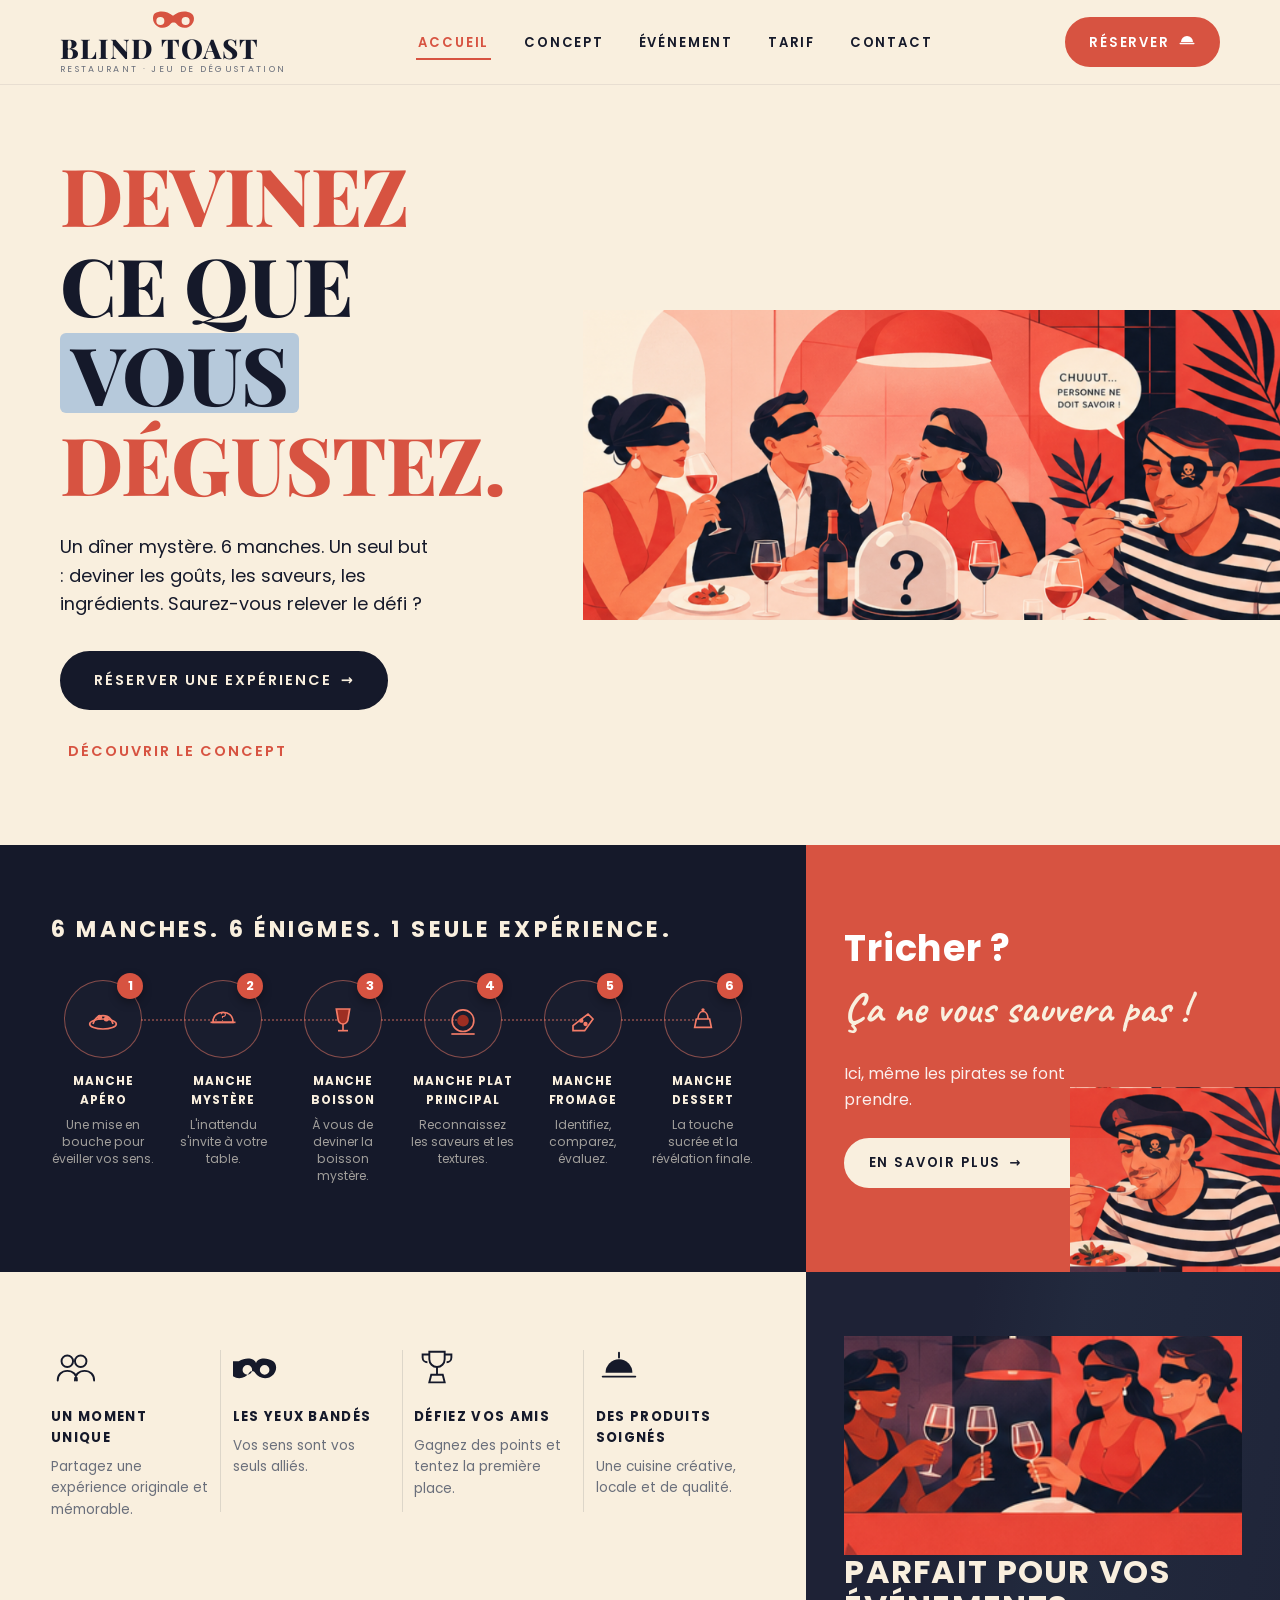
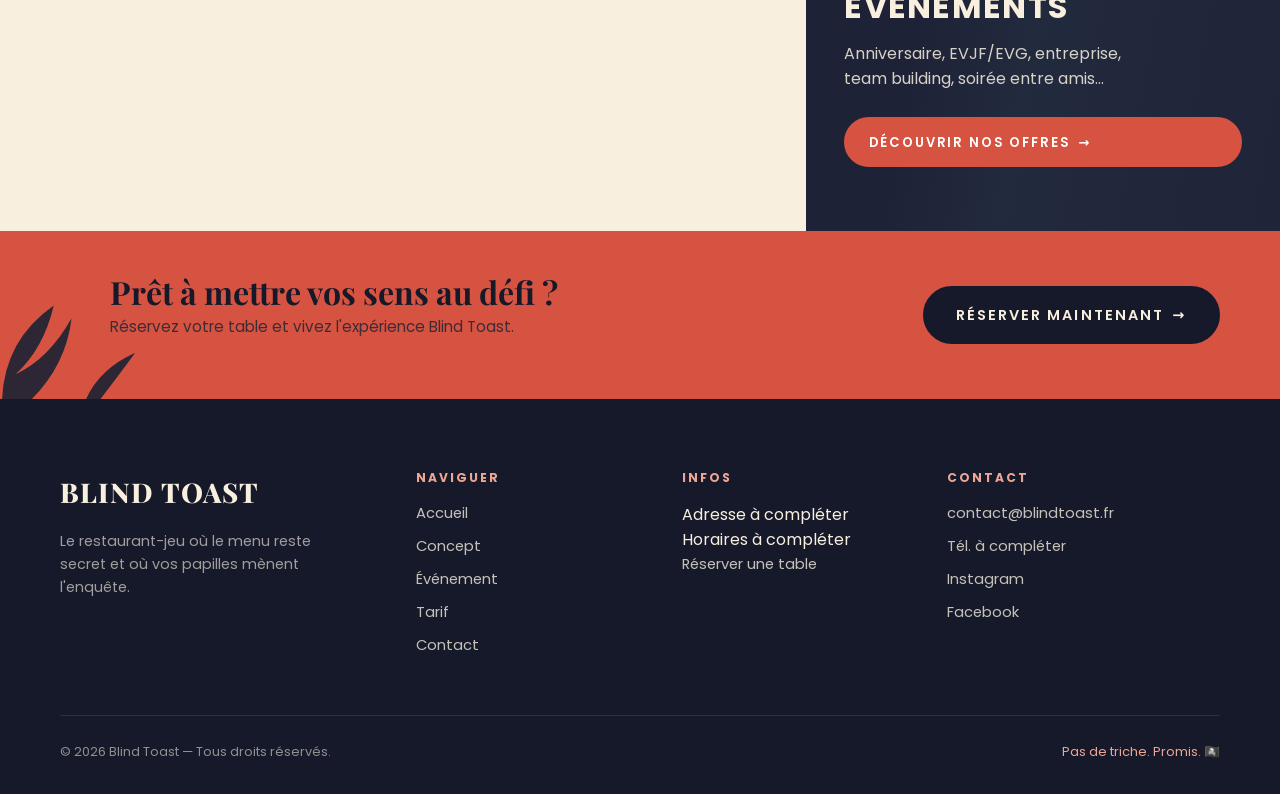
<file: index.html>
<!DOCTYPE html>
<html lang="fr">
<head>
  <meta charset="UTF-8">
  <meta name="viewport" content="width=device-width, initial-scale=1.0">
  <title>Blind Toast — Le dîner mystère où vos papilles mènent l'enquête</title>
  <meta name="description" content="Blind Toast : un restaurant-jeu de dégustation à l'aveugle. Un dîner mystère en 6 manches où vous devinez goûts, saveurs et ingrédients. Réservez votre expérience.">
  <link rel="preconnect" href="https://fonts.googleapis.com">
  <link rel="preconnect" href="https://fonts.gstatic.com" crossorigin>
  <link href="https://fonts.googleapis.com/css2?family=Playfair+Display:wght@600;700;800;900&family=Poppins:wght@300;400;500;600;700&family=Caveat:wght@600;700&display=swap" rel="stylesheet">
  <link rel="stylesheet" href="styles.css">
  <link rel="icon" href="data:image/svg+xml,<svg xmlns='http://www.w3.org/2000/svg' viewBox='0 0 100 100'><text y='.9em' font-size='90'>🎭</text></svg>">
</head>
<body>

  <!-- ============ HEADER ============ -->
  <header class="site-header">
    <nav class="nav container" aria-label="Navigation principale">
      <a href="index.html" class="brand" aria-label="Blind Toast, accueil">
        <svg class="brand__mask" viewBox="0 0 80 36" fill="currentColor" aria-hidden="true">
          <path d="M8 6c10-6 22-4 32 4 10-8 22-10 32-4 6 4 6 14 0 20-8 8-20 6-26-2-2-3-8-3-10 0-6 8-18 10-26 2-6-6-6-16-2-20Zm10 6a7 7 0 100 14 7 7 0 000-14Zm44 0a7 7 0 100 14 7 7 0 000-14Z"/>
        </svg>
        <span class="brand__name">BLIND TOAST</span>
        <span class="brand__tag">Restaurant · Jeu de dégustation</span>
      </a>

      <ul class="nav__menu" id="navMenu">
        <li><a class="nav__link is-active" href="index.html">Accueil</a></li>
        <li><a class="nav__link" href="concept.html">Concept</a></li>
        <li><a class="nav__link" href="evenement.html">Événement</a></li>
        <li><a class="nav__link" href="tarif.html">Tarif</a></li>
        <li><a class="nav__link" href="contact.html">Contact</a></li>
      </ul>

      <div class="nav__cta">
        <a href="contact.html" class="btn btn--coral">
          <span class="btn-label">Réserver</span>
          <svg width="18" height="18" viewBox="0 0 24 24" fill="currentColor" aria-hidden="true"><path d="M12 4a8 8 0 00-8 8h16a8 8 0 00-8-8Zm-9 9a1 1 0 100 2h18a1 1 0 100-2H3Z"/></svg>
        </a>
        <button class="nav__burger" id="burger" aria-label="Ouvrir le menu" aria-expanded="false">
          <span></span><span></span><span></span>
        </button>
      </div>
    </nav>
  </header>

  <main>
    <!-- ============ HERO ============ -->
    <section class="hero">
      <div class="hero__grid">
        <div class="hero__copy reveal">
          <h1 class="hero__title">
            <span>DEVINEZ</span><br>
            <span class="navy">CE QUE</span> <span class="mark">VOUS</span><br>
            DÉGUSTEZ.
          </h1>
          <p class="hero__text">
            Un dîner mystère. 6 manches. Un seul but : deviner les goûts,
            les saveurs, les ingrédients. Saurez-vous relever le défi&nbsp;?
          </p>
          <div class="hero__actions">
            <a href="contact.html" class="btn btn--lg">Réserver une expérience <span class="arrow">→</span></a>
            <a href="concept.html" class="btn btn--link btn--lg">Découvrir le concept</a>
          </div>
        </div>
        <div class="hero__art reveal">
          <img src="hero.png" alt="Trois convives aux yeux bandés dégustent à l'aveugle tandis qu'un pirate tente de tricher">
        </div>
      </div>
    </section>

    <!-- ============ 6 MANCHES + TRICHER ============ -->
    <section class="manches">
      <div class="manches__layout">
        <div class="manches__main reveal">
          <h2 class="manches__title">6 manches. 6 énigmes. 1 seule expérience.</h2>
          <div class="steps">
            <!-- Manche 1 -->
            <div class="step">
              <div class="step__disc"><span class="step__num">1</span>
                <svg viewBox="0 0 48 48" fill="none" stroke="#F47C68" stroke-width="2"><ellipse cx="24" cy="30" rx="16" ry="6"/><path d="M12 30c2-7 6-10 12-10s10 3 12 10"/><circle cx="20" cy="22" r="2" fill="#F47C68"/><circle cx="28" cy="24" r="2" fill="#F47C68"/></svg>
              </div>
              <div class="step__name">Manche Apéro</div>
              <p class="step__desc">Une mise en bouche pour éveiller vos sens.</p>
            </div>
            <!-- Manche 2 -->
            <div class="step">
              <div class="step__disc"><span class="step__num">2</span>
                <svg viewBox="0 0 48 48" fill="none" stroke="#F47C68" stroke-width="2"><path d="M12 28c0-8 5-12 12-12s12 4 12 12Z"/><line x1="9" y1="28" x2="39" y2="28"/><text x="24" y="26" font-size="14" fill="#F47C68" text-anchor="middle" stroke="none">?</text></svg>
              </div>
              <div class="step__name">Manche Mystère</div>
              <p class="step__desc">L'inattendu s'invite à votre table.</p>
            </div>
            <!-- Manche 3 -->
            <div class="step">
              <div class="step__disc"><span class="step__num">3</span>
                <svg viewBox="0 0 48 48" fill="none" stroke="#F47C68" stroke-width="2"><path d="M16 12h16l-2 12a6 6 0 01-12 0Z" fill="#9E2E22" stroke="#F47C68"/><line x1="24" y1="30" x2="24" y2="38"/><line x1="18" y1="38" x2="30" y2="38"/></svg>
              </div>
              <div class="step__name">Manche Boisson</div>
              <p class="step__desc">À vous de deviner la boisson mystère.</p>
            </div>
            <!-- Manche 4 -->
            <div class="step">
              <div class="step__disc"><span class="step__num">4</span>
                <svg viewBox="0 0 48 48" fill="none" stroke="#F47C68" stroke-width="2"><circle cx="24" cy="26" r="13"/><circle cx="24" cy="26" r="7" fill="#9E2E22" stroke="none"/><line x1="10" y1="42" x2="38" y2="42"/></svg>
              </div>
              <div class="step__name">Manche Plat principal</div>
              <p class="step__desc">Reconnaissez les saveurs et les textures.</p>
            </div>
            <!-- Manche 5 -->
            <div class="step">
              <div class="step__disc"><span class="step__num">5</span>
                <svg viewBox="0 0 48 48" fill="none" stroke="#F47C68" stroke-width="2"><path d="M12 32l18-14 6 6-10 14H12Z"/><circle cx="22" cy="26" r="1.6" fill="#F47C68"/><circle cx="27" cy="30" r="1.6" fill="#F47C68"/></svg>
              </div>
              <div class="step__name">Manche Fromage</div>
              <p class="step__desc">Identifiez, comparez, évaluez.</p>
            </div>
            <!-- Manche 6 -->
            <div class="step">
              <div class="step__disc"><span class="step__num">6</span>
                <svg viewBox="0 0 48 48" fill="none" stroke="#F47C68" stroke-width="2"><path d="M14 34h20l-2-10H16Z"/><path d="M18 24c0-6 3-9 6-9s6 3 6 9"/><circle cx="24" cy="13" r="2" fill="#F47C68" stroke="none"/></svg>
              </div>
              <div class="step__name">Manche Dessert</div>
              <p class="step__desc">La touche sucrée et la révélation finale.</p>
            </div>
          </div>
        </div>

        <aside class="cheat reveal">
          <h2 class="cheat__title">Tricher&nbsp;?</h2>
          <p class="cheat__script">Ça ne vous sauvera pas&nbsp;!</p>
          <p class="cheat__text">Ici, même les pirates se font prendre.</p>
          <a href="concept.html#tricher" class="btn btn--light">En savoir plus <span class="arrow">→</span></a>
          <img class="cheat__pirate" src="pirate.png" alt="Pirate avec cache-œil qui tente de tricher">
        </aside>
      </div>
    </section>

    <!-- ============ POURQUOI + ÉVÉNEMENT ============ -->
    <section class="why-event">
      <div class="why reveal">
        <div class="why__grid">
          <div class="why__item">
            <svg class="why__icon" viewBox="0 0 48 48" fill="none" stroke="currentColor" stroke-width="2"><circle cx="17" cy="18" r="6"/><circle cx="31" cy="18" r="6"/><path d="M7 38c0-6 4-10 10-10s10 4 10 10M25 38c0-6 4-10 10-10s10 4 10 10" stroke-linecap="round"/></svg>
            <div class="why__title">Un moment unique</div>
            <p class="why__desc">Partagez une expérience originale et mémorable.</p>
          </div>
          <div class="why__item">
            <svg class="why__icon" viewBox="0 0 48 48" fill="currentColor"><path d="M6 18c8-5 17-3 18 2 1-5 10-7 18-2 4 3 4 10 0 14-6 6-15 4-19-2-1-2-5-2-6 0-4 6-13 8-19 2-4-4-4-11 0-14Zm9 4a5 5 0 100 10 5 5 0 000-10Zm18 0a5 5 0 100 10 5 5 0 000-10Z"/></svg>
            <div class="why__title">Les yeux bandés</div>
            <p class="why__desc">Vos sens sont vos seuls alliés.</p>
          </div>
          <div class="why__item">
            <svg class="why__icon" viewBox="0 0 48 48" fill="none" stroke="currentColor" stroke-width="2"><path d="M16 8h16v8a8 8 0 01-16 0Z"/><path d="M16 11H9v3a5 5 0 005 5M32 11h7v3a5 5 0 01-5 5"/><line x1="24" y1="24" x2="24" y2="32"/><path d="M16 40h16l-2-8H18Z"/></svg>
            <div class="why__title">Défiez vos amis</div>
            <p class="why__desc">Gagnez des points et tentez la première place.</p>
          </div>
          <div class="why__item">
            <svg class="why__icon" viewBox="0 0 48 48" fill="none" stroke="currentColor" stroke-width="2"><path d="M10 30a14 14 0 0128 0Z" fill="currentColor" stroke="none"/><line x1="7" y1="34" x2="41" y2="34" stroke-linecap="round"/><line x1="24" y1="14" x2="24" y2="9" stroke-linecap="round"/></svg>
            <div class="why__title">Des produits soignés</div>
            <p class="why__desc">Une cuisine créative, locale et de qualité.</p>
          </div>
        </div>
      </div>

      <div class="event-promo reveal">
        <div class="event-promo__art"><img src="event.png" alt=""></div>
        <h2 class="event-promo__title">Parfait pour vos événements</h2>
        <p class="event-promo__text">Anniversaire, EVJF/EVG, entreprise, team building, soirée entre amis…</p>
        <a href="evenement.html" class="btn btn--coral">Découvrir nos offres <span class="arrow">→</span></a>
      </div>
    </section>

    <!-- ============ CTA FINALE ============ -->
    <section class="cta-band">
      <div class="container cta-band__inner">
        <div>
          <h2 class="cta-band__title">Prêt à mettre vos sens au défi&nbsp;?</h2>
          <p class="cta-band__sub">Réservez votre table et vivez l'expérience Blind Toast.</p>
        </div>
        <a href="contact.html" class="btn btn--lg">Réserver maintenant <span class="arrow">→</span></a>
      </div>
    </section>
  </main>

  <!-- ============ FOOTER ============ -->
  <footer class="footer">
    <div class="container">
      <div class="footer__grid">
        <div class="footer__brand">
          <span class="brand__name">BLIND TOAST</span>
          <p>Le restaurant-jeu où le menu reste secret et où vos papilles mènent l'enquête.</p>
        </div>
        <div class="footer__col">
          <h4>Naviguer</h4>
          <a href="index.html">Accueil</a>
          <a href="concept.html">Concept</a>
          <a href="evenement.html">Événement</a>
          <a href="tarif.html">Tarif</a>
          <a href="contact.html">Contact</a>
        </div>
        <div class="footer__col">
          <h4>Infos</h4>
          <span>Adresse à compléter</span>
          <span>Horaires à compléter</span>
          <a href="contact.html">Réserver une table</a>
        </div>
        <div class="footer__col">
          <h4>Contact</h4>
          <a href="mailto:contact@blindtoast.fr">contact@blindtoast.fr</a>
          <a href="tel:+33000000000">Tél. à compléter</a>
          <a href="#">Instagram</a>
          <a href="#">Facebook</a>
        </div>
      </div>
      <div class="footer__bottom">
        <span>© 2026 Blind Toast — Tous droits réservés.</span>
        <span class="wink">Pas de triche. Promis. 🏴‍☠️</span>
      </div>
    </div>
  </footer>

  <script src="main.js"></script>
</body>
</html>
</file>
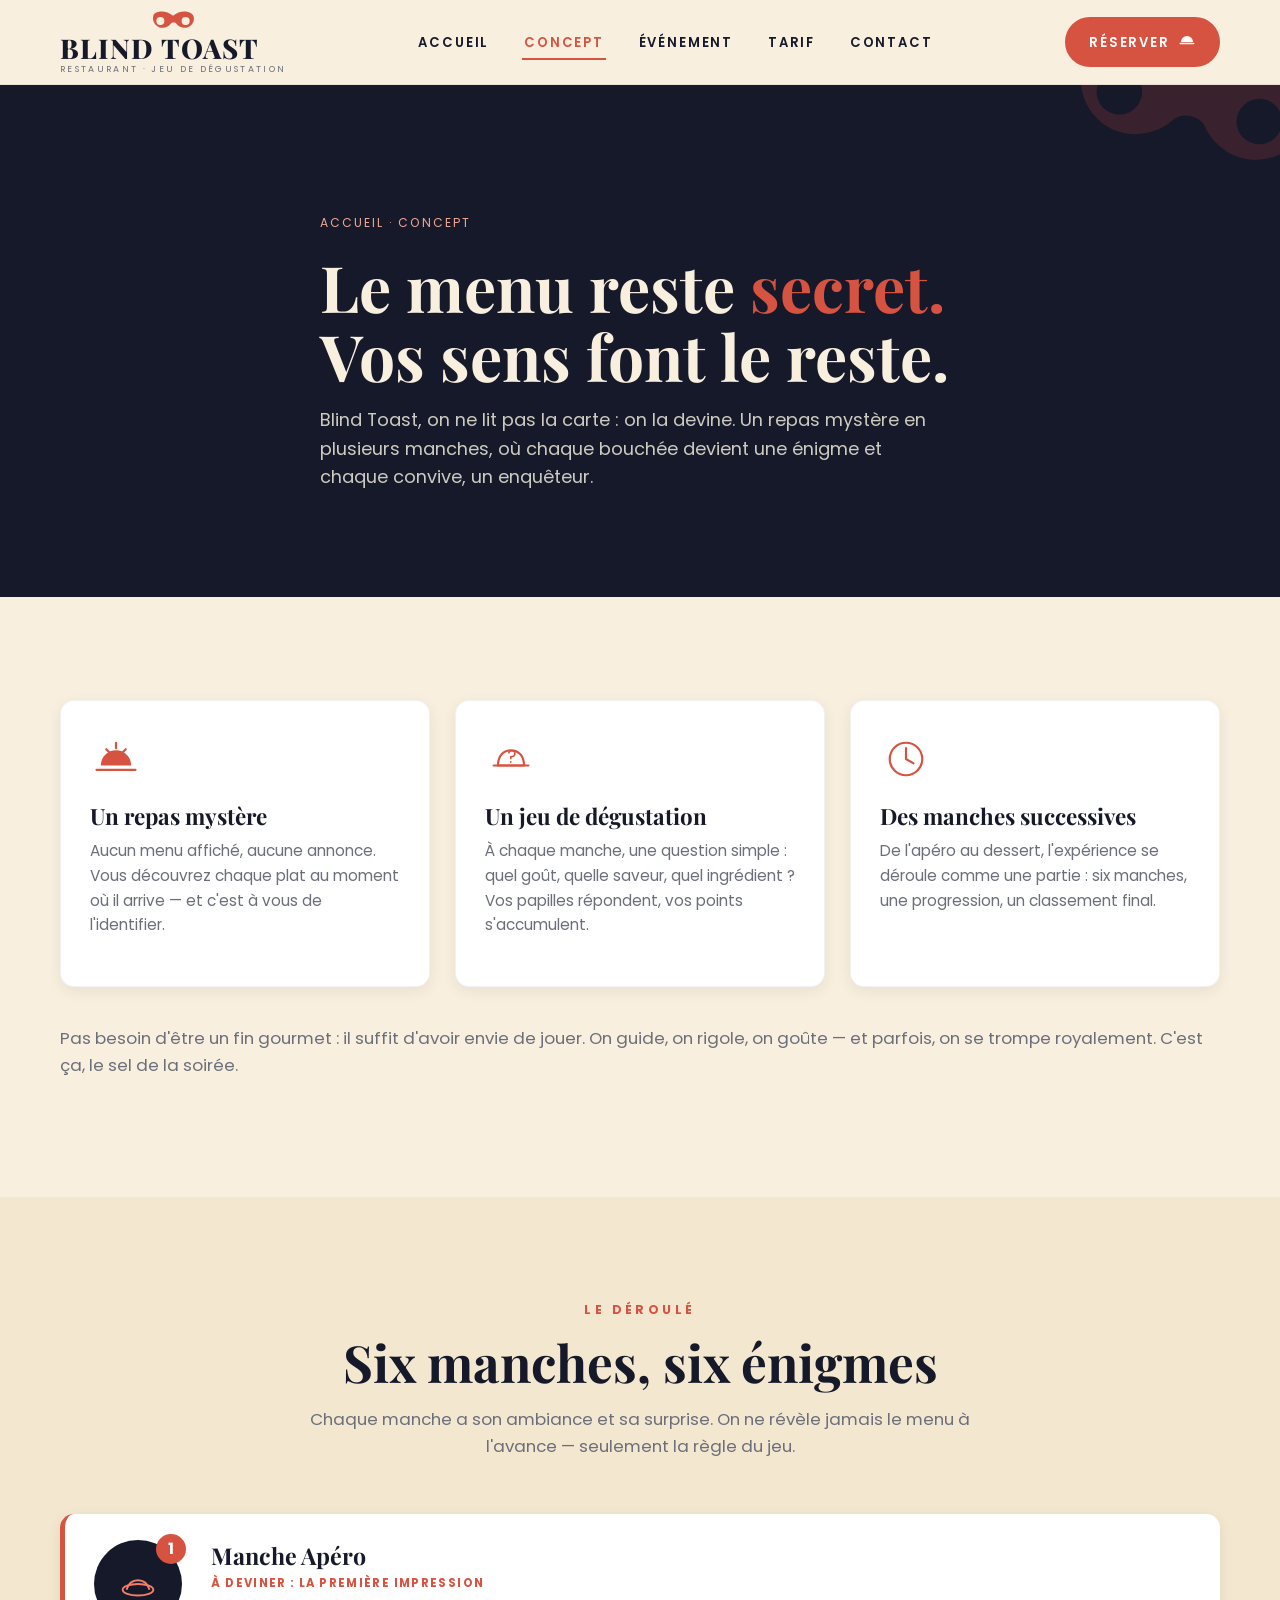
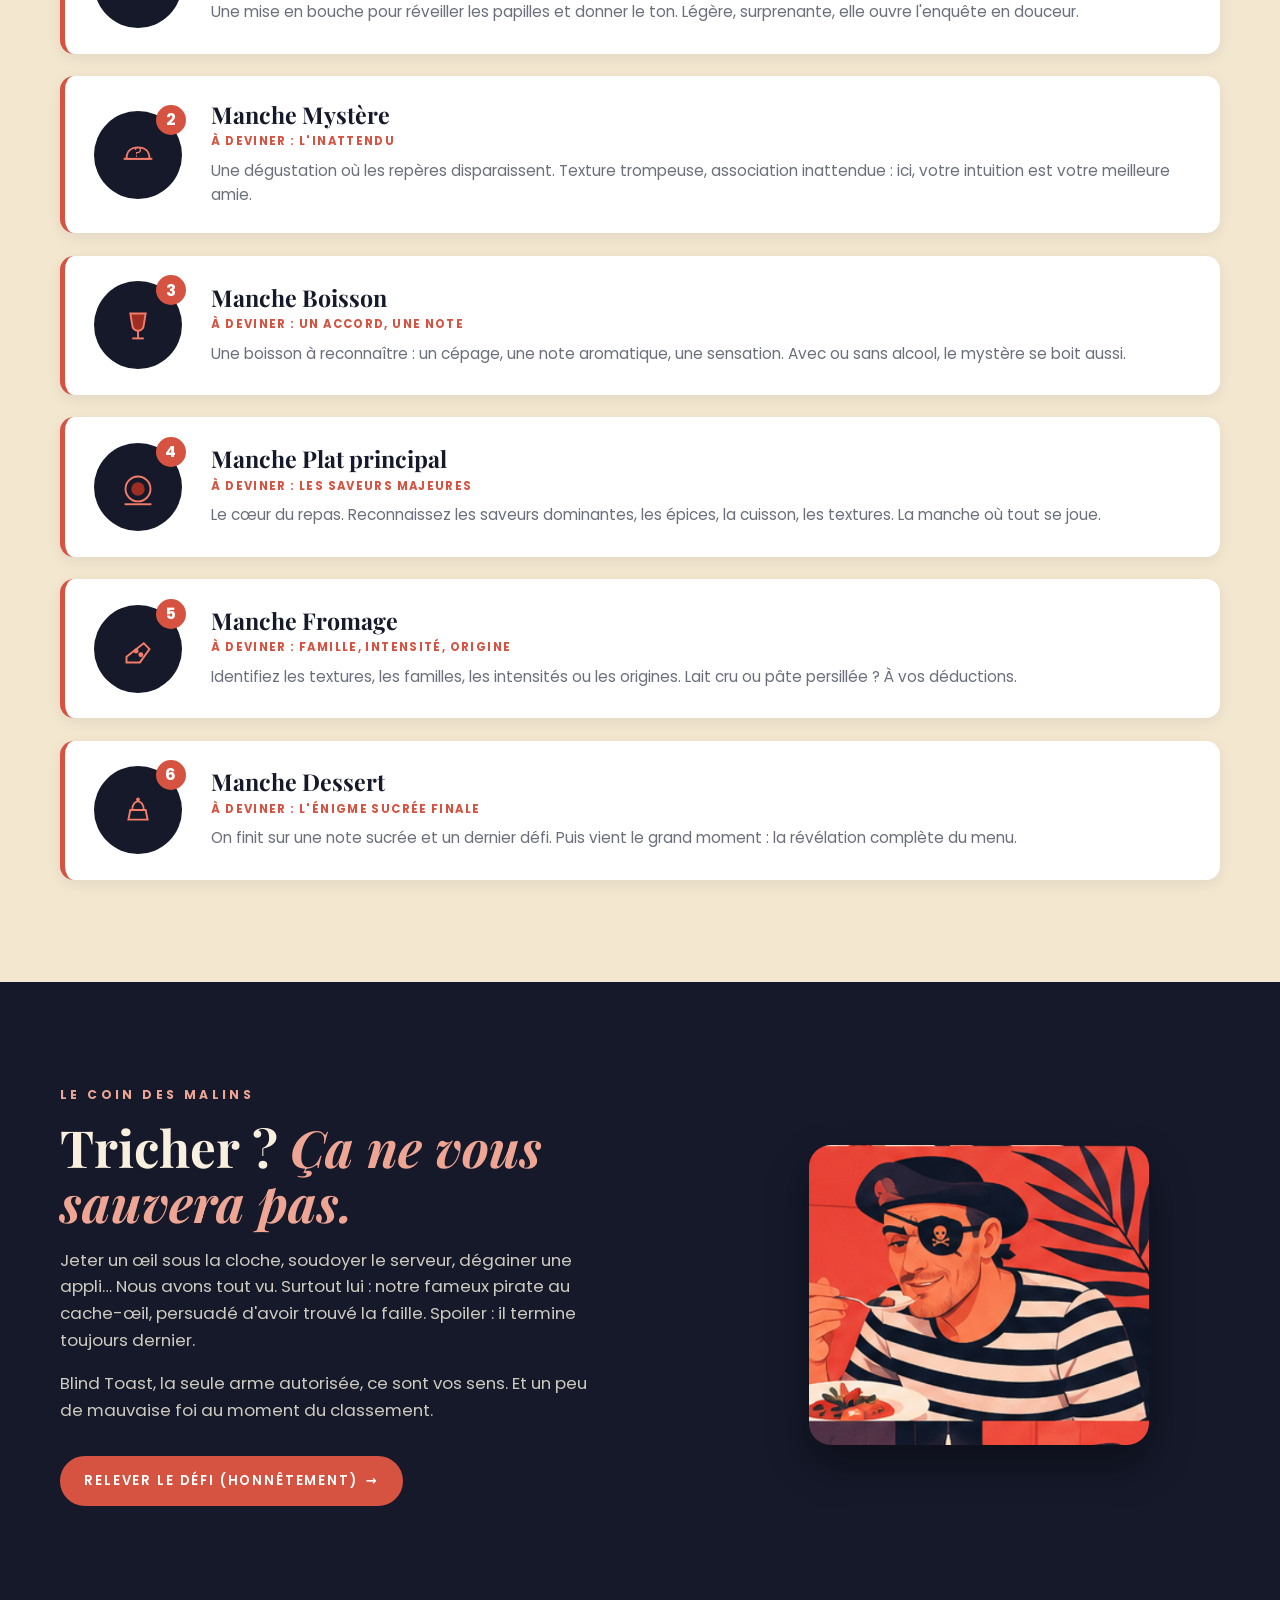
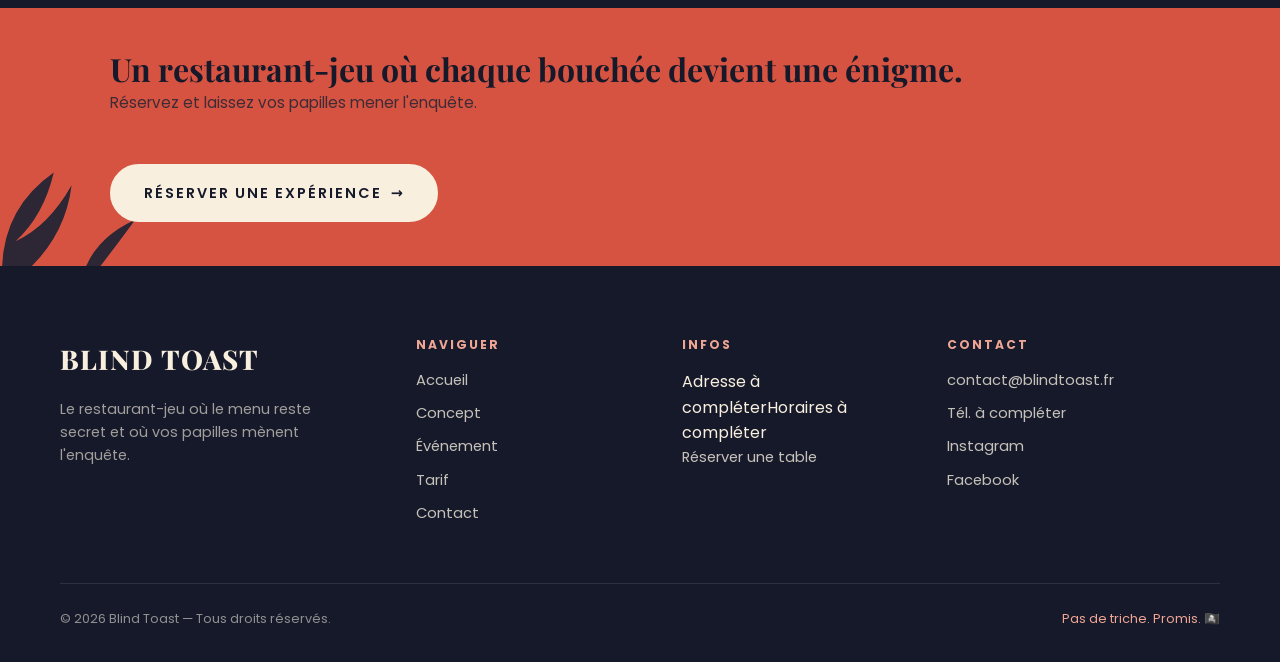
<file: concept.html>
<!DOCTYPE html>
<html lang="fr">
<head>
  <meta charset="UTF-8">
  <meta name="viewport" content="width=device-width, initial-scale=1.0">
  <title>Le Concept — Blind Toast</title>
  <meta name="description" content="Comment fonctionne Blind Toast : un repas mystère en 6 manches, un menu jamais dévoilé, des saveurs à deviner. Découvrez le déroulé du jeu de dégustation.">
  <link rel="preconnect" href="https://fonts.googleapis.com">
  <link rel="preconnect" href="https://fonts.gstatic.com" crossorigin>
  <link href="https://fonts.googleapis.com/css2?family=Playfair+Display:wght@600;700;800;900&family=Poppins:wght@300;400;500;600;700&family=Caveat:wght@600;700&display=swap" rel="stylesheet">
  <link rel="stylesheet" href="styles.css">
  <link rel="icon" href="data:image/svg+xml,<svg xmlns='http://www.w3.org/2000/svg' viewBox='0 0 100 100'><text y='.9em' font-size='90'>🎭</text></svg>">
</head>
<body>
  <header class="site-header">
    <nav class="nav container" aria-label="Navigation principale">
      <a href="index.html" class="brand" aria-label="Blind Toast, accueil">
        <svg class="brand__mask" viewBox="0 0 80 36" fill="currentColor" aria-hidden="true"><path d="M8 6c10-6 22-4 32 4 10-8 22-10 32-4 6 4 6 14 0 20-8 8-20 6-26-2-2-3-8-3-10 0-6 8-18 10-26 2-6-6-6-16-2-20Zm10 6a7 7 0 100 14 7 7 0 000-14Zm44 0a7 7 0 100 14 7 7 0 000-14Z"/></svg>
        <span class="brand__name">BLIND TOAST</span>
        <span class="brand__tag">Restaurant · Jeu de dégustation</span>
      </a>
      <ul class="nav__menu" id="navMenu">
        <li><a class="nav__link" href="index.html">Accueil</a></li>
        <li><a class="nav__link is-active" href="concept.html">Concept</a></li>
        <li><a class="nav__link" href="evenement.html">Événement</a></li>
        <li><a class="nav__link" href="tarif.html">Tarif</a></li>
        <li><a class="nav__link" href="contact.html">Contact</a></li>
      </ul>
      <div class="nav__cta">
        <a href="contact.html" class="btn btn--coral"><span class="btn-label">Réserver</span>
          <svg width="18" height="18" viewBox="0 0 24 24" fill="currentColor" aria-hidden="true"><path d="M12 4a8 8 0 00-8 8h16a8 8 0 00-8-8Zm-9 9a1 1 0 100 2h18a1 1 0 100-2H3Z"/></svg>
        </a>
        <button class="nav__burger" id="burger" aria-label="Ouvrir le menu" aria-expanded="false"><span></span><span></span><span></span></button>
      </div>
    </nav>
  </header>

  <main>
    <!-- Page hero -->
    <section class="page-hero">
      <svg class="page-hero__deco" viewBox="0 0 80 36" fill="currentColor" aria-hidden="true"><path d="M8 6c10-6 22-4 32 4 10-8 22-10 32-4 6 4 6 14 0 20-8 8-20 6-26-2-2-3-8-3-10 0-6 8-18 10-26 2-6-6-6-16-2-20Zm10 6a7 7 0 100 14 7 7 0 000-14Zm44 0a7 7 0 100 14 7 7 0 000-14Z"/></svg>
      <div class="container page-hero__inner">
        <div class="breadcrumb">Accueil · Concept</div>
        <h1>Le menu reste <span class="coral">secret.</span><br>Vos sens font le reste.</h1>
        <p>Blind Toast, on ne lit pas la carte : on la devine. Un repas mystère en plusieurs manches, où chaque bouchée devient une énigme et chaque convive, un enquêteur.</p>
      </div>
    </section>

    <!-- Le principe -->
    <section class="section section--cream">
      <div class="container">
        <div class="cards cards--3">
          <article class="card reveal">
            <svg class="card__icon" viewBox="0 0 48 48" fill="none" stroke="currentColor" stroke-width="2"><path d="M10 30a14 14 0 0128 0Z" fill="currentColor" stroke="none"/><line x1="6" y1="34" x2="42" y2="34" stroke-linecap="round"/><path d="M30 18l3-3M18 18l-3-3M24 14V9" stroke-linecap="round"/></svg>
            <h3 class="card__title">Un repas mystère</h3>
            <p class="card__text">Aucun menu affiché, aucune annonce. Vous découvrez chaque plat au moment où il arrive — et c'est à vous de l'identifier.</p>
          </article>
          <article class="card reveal">
            <svg class="card__icon" viewBox="0 0 48 48" fill="none" stroke="currentColor" stroke-width="2"><path d="M12 30c0-9 5-14 12-14s12 5 12 14Z"/><line x1="8" y1="30" x2="40" y2="30" stroke-linecap="round"/><text x="24" y="28" font-size="16" fill="currentColor" stroke="none" text-anchor="middle">?</text></svg>
            <h3 class="card__title">Un jeu de dégustation</h3>
            <p class="card__text">À chaque manche, une question simple : quel goût, quelle saveur, quel ingrédient&nbsp;? Vos papilles répondent, vos points s'accumulent.</p>
          </article>
          <article class="card reveal">
            <svg class="card__icon" viewBox="0 0 48 48" fill="none" stroke="currentColor" stroke-width="2"><circle cx="24" cy="24" r="15"/><path d="M24 14v10l7 4" stroke-linecap="round"/></svg>
            <h3 class="card__title">Des manches successives</h3>
            <p class="card__text">De l'apéro au dessert, l'expérience se déroule comme une partie : six manches, une progression, un classement final.</p>
          </article>
        </div>
        <p class="section-lead reveal" style="margin-top:2.4rem;max-width:none;">
          Pas besoin d'être un fin gourmet : il suffit d'avoir envie de jouer.
          On guide, on rigole, on goûte — et parfois, on se trompe royalement. C'est ça, le sel de la soirée.
        </p>
      </div>
    </section>

    <!-- Les 6 manches détaillées -->
    <section class="section section--cream2">
      <div class="container">
        <div class="section-head section-head--center">
          <p class="eyebrow reveal">Le déroulé</p>
          <h2 class="section-title reveal">Six manches, six énigmes</h2>
          <p class="section-lead reveal">Chaque manche a son ambiance et sa surprise. On ne révèle jamais le menu à l'avance — seulement la règle du jeu.</p>
        </div>

        <div class="round-list">
          <article class="round reveal">
            <div class="round__badge"><span class="round__num">1</span>
              <svg viewBox="0 0 48 48" fill="none" stroke="#F47C68" stroke-width="2"><ellipse cx="24" cy="30" rx="16" ry="6"/><path d="M12 30c2-7 6-10 12-10s10 3 12 10"/></svg>
            </div>
            <div>
              <h3 class="round__name">Manche Apéro</h3>
              <p class="round__guess">À deviner : la première impression</p>
              <p class="round__desc">Une mise en bouche pour réveiller les papilles et donner le ton. Légère, surprenante, elle ouvre l'enquête en douceur.</p>
            </div>
          </article>

          <article class="round reveal">
            <div class="round__badge"><span class="round__num">2</span>
              <svg viewBox="0 0 48 48" fill="none" stroke="#F47C68" stroke-width="2"><path d="M12 28c0-8 5-12 12-12s12 4 12 12Z"/><line x1="9" y1="28" x2="39" y2="28"/><text x="24" y="26" font-size="14" fill="#F47C68" stroke="none" text-anchor="middle">?</text></svg>
            </div>
            <div>
              <h3 class="round__name">Manche Mystère</h3>
              <p class="round__guess">À deviner : l'inattendu</p>
              <p class="round__desc">Une dégustation où les repères disparaissent. Texture trompeuse, association inattendue : ici, votre intuition est votre meilleure amie.</p>
            </div>
          </article>

          <article class="round reveal">
            <div class="round__badge"><span class="round__num">3</span>
              <svg viewBox="0 0 48 48" fill="none" stroke="#F47C68" stroke-width="2"><path d="M16 12h16l-2 12a6 6 0 01-12 0Z" fill="#9E2E22" stroke="#F47C68"/><line x1="24" y1="30" x2="24" y2="38"/><line x1="18" y1="38" x2="30" y2="38"/></svg>
            </div>
            <div>
              <h3 class="round__name">Manche Boisson</h3>
              <p class="round__guess">À deviner : un accord, une note</p>
              <p class="round__desc">Une boisson à reconnaître : un cépage, une note aromatique, une sensation. Avec ou sans alcool, le mystère se boit aussi.</p>
            </div>
          </article>

          <article class="round reveal">
            <div class="round__badge"><span class="round__num">4</span>
              <svg viewBox="0 0 48 48" fill="none" stroke="#F47C68" stroke-width="2"><circle cx="24" cy="26" r="13"/><circle cx="24" cy="26" r="7" fill="#9E2E22" stroke="none"/><line x1="10" y1="42" x2="38" y2="42"/></svg>
            </div>
            <div>
              <h3 class="round__name">Manche Plat principal</h3>
              <p class="round__guess">À deviner : les saveurs majeures</p>
              <p class="round__desc">Le cœur du repas. Reconnaissez les saveurs dominantes, les épices, la cuisson, les textures. La manche où tout se joue.</p>
            </div>
          </article>

          <article class="round reveal">
            <div class="round__badge"><span class="round__num">5</span>
              <svg viewBox="0 0 48 48" fill="none" stroke="#F47C68" stroke-width="2"><path d="M12 32l18-14 6 6-10 14H12Z"/><circle cx="22" cy="26" r="1.6" fill="#F47C68"/><circle cx="27" cy="30" r="1.6" fill="#F47C68"/></svg>
            </div>
            <div>
              <h3 class="round__name">Manche Fromage</h3>
              <p class="round__guess">À deviner : famille, intensité, origine</p>
              <p class="round__desc">Identifiez les textures, les familles, les intensités ou les origines. Lait cru ou pâte persillée&nbsp;? À vos déductions.</p>
            </div>
          </article>

          <article class="round reveal">
            <div class="round__badge"><span class="round__num">6</span>
              <svg viewBox="0 0 48 48" fill="none" stroke="#F47C68" stroke-width="2"><path d="M14 34h20l-2-10H16Z"/><path d="M18 24c0-6 3-9 6-9s6 3 6 9"/><circle cx="24" cy="13" r="2" fill="#F47C68" stroke="none"/></svg>
            </div>
            <div>
              <h3 class="round__name">Manche Dessert</h3>
              <p class="round__guess">À deviner : l'énigme sucrée finale</p>
              <p class="round__desc">On finit sur une note sucrée et un dernier défi. Puis vient le grand moment : la révélation complète du menu.</p>
            </div>
          </article>
        </div>
      </div>
    </section>

    <!-- Section Tricher (clin d'œil) -->
    <section class="section section--navy" id="tricher">
      <div class="container">
        <div class="contact-grid" style="align-items:center;">
          <div class="reveal">
            <p class="eyebrow">Le coin des malins</p>
            <h2 class="section-title">Tricher&nbsp;? <span class="serif" style="color:var(--coral-soft);font-style:italic;">Ça ne vous sauvera pas.</span></h2>
            <p class="section-lead" style="max-width:48ch;">Jeter un œil sous la cloche, soudoyer le serveur, dégainer une appli… Nous avons tout vu. Surtout lui&nbsp;: notre fameux pirate au cache-œil, persuadé d'avoir trouvé la faille. Spoiler&nbsp;: il termine toujours dernier.</p>
            <p class="section-lead" style="max-width:48ch;">Blind Toast, la seule arme autorisée, ce sont vos sens. Et un peu de mauvaise foi au moment du classement.</p>
            <a href="contact.html" class="btn btn--coral" style="margin-top:1rem;">Relever le défi (honnêtement) <span class="arrow">→</span></a>
          </div>
          <div class="reveal" style="text-align:center;">
            <img src="pirate.png" alt="Le pirate tricheur de Blind Toast" style="max-width:340px;width:100%;margin-inline:auto;border-radius:var(--radius-lg);box-shadow:0 20px 40px rgba(0,0,0,.4);">
          </div>
        </div>
      </div>
    </section>

    <section class="cta-band">
      <div class="container cta-band__inner">
        <div>
          <h2 class="cta-band__title">Un restaurant-jeu où chaque bouchée devient une énigme.</h2>
          <p class="cta-band__sub">Réservez et laissez vos papilles mener l'enquête.</p>
        </div>
        <a href="contact.html" class="btn btn--light btn--lg">Réserver une expérience <span class="arrow">→</span></a>
      </div>
    </section>
  </main>

  <footer class="footer">
    <div class="container">
      <div class="footer__grid">
        <div class="footer__brand">
          <span class="brand__name">BLIND TOAST</span>
          <p>Le restaurant-jeu où le menu reste secret et où vos papilles mènent l'enquête.</p>
        </div>
        <div class="footer__col"><h4>Naviguer</h4>
          <a href="index.html">Accueil</a><a href="concept.html">Concept</a><a href="evenement.html">Événement</a><a href="tarif.html">Tarif</a><a href="contact.html">Contact</a>
        </div>
        <div class="footer__col"><h4>Infos</h4>
          <span>Adresse à compléter</span><span>Horaires à compléter</span><a href="contact.html">Réserver une table</a>
        </div>
        <div class="footer__col"><h4>Contact</h4>
          <a href="mailto:contact@blindtoast.fr">contact@blindtoast.fr</a><a href="tel:+33000000000">Tél. à compléter</a><a href="#">Instagram</a><a href="#">Facebook</a>
        </div>
      </div>
      <div class="footer__bottom">
        <span>© 2026 Blind Toast — Tous droits réservés.</span>
        <span class="wink">Pas de triche. Promis. 🏴‍☠️</span>
      </div>
    </div>
  </footer>
  <script src="main.js"></script>
</body>
</html>
</file>
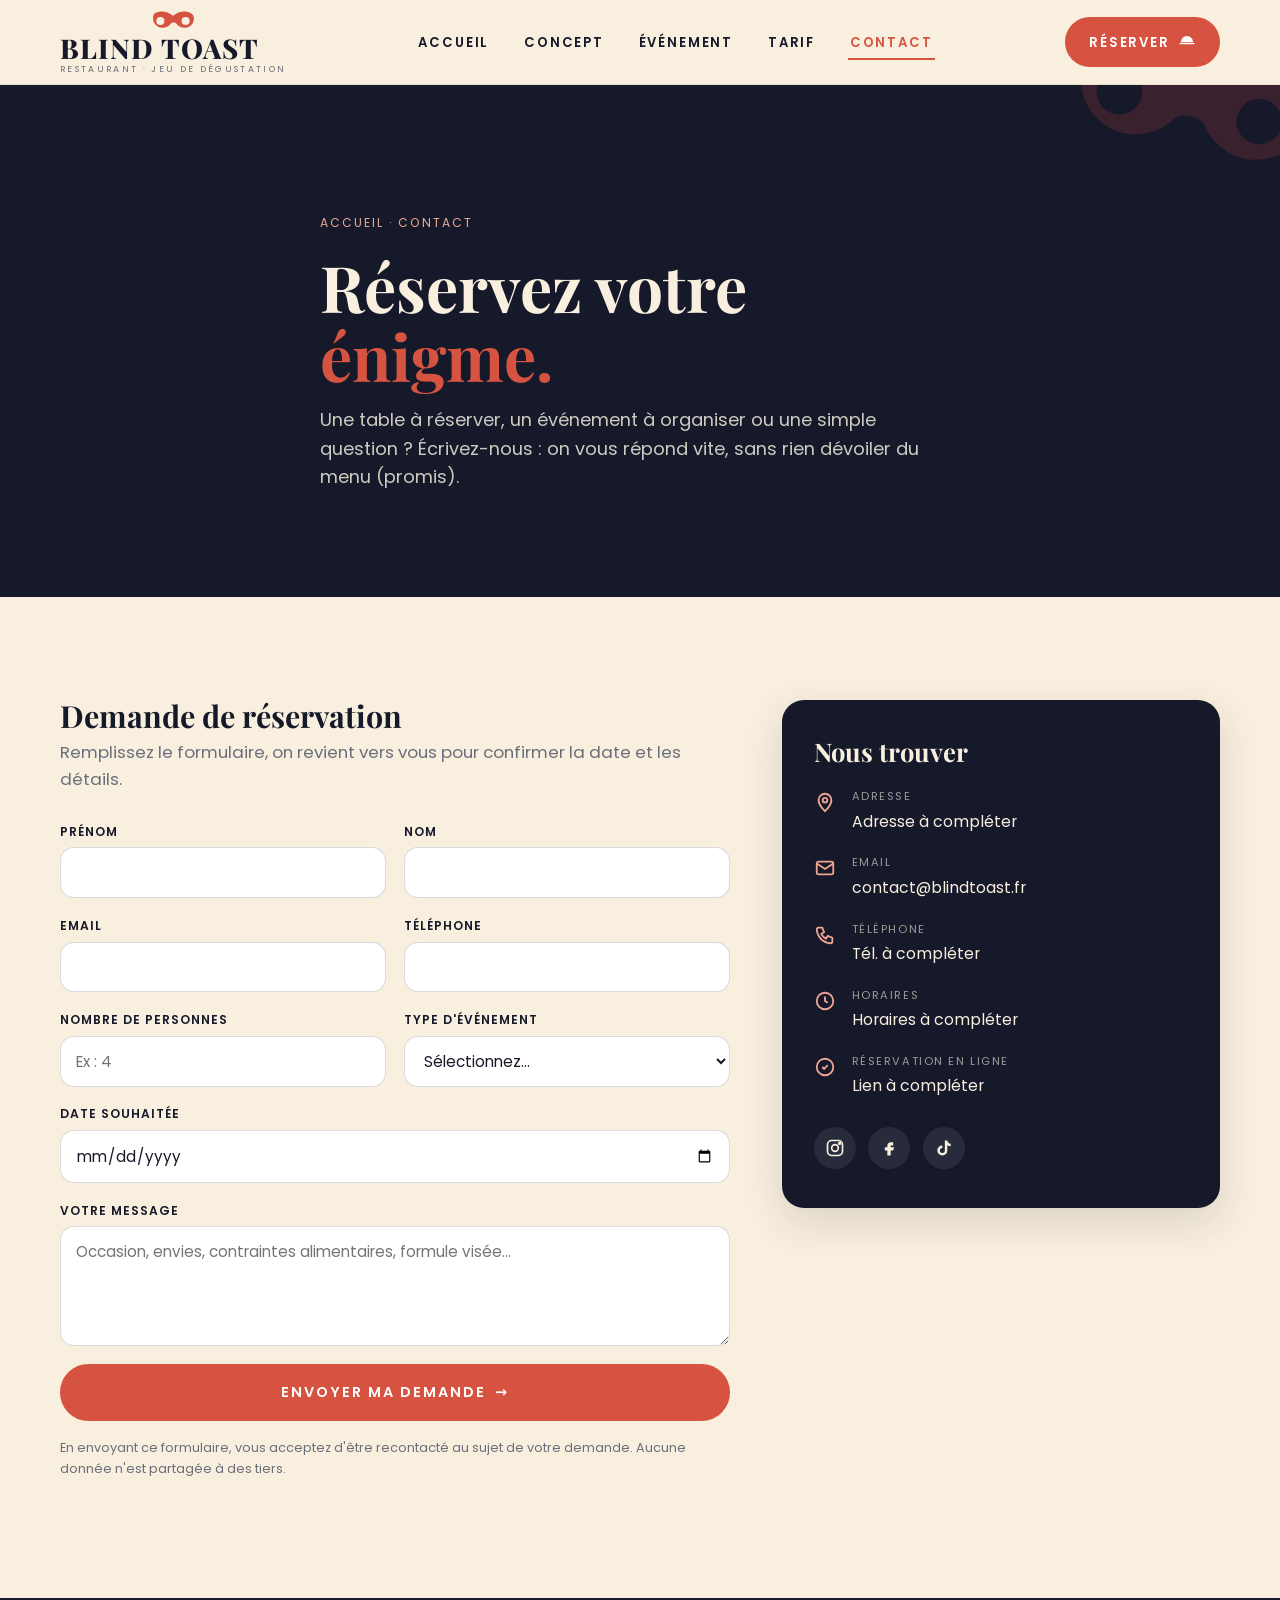
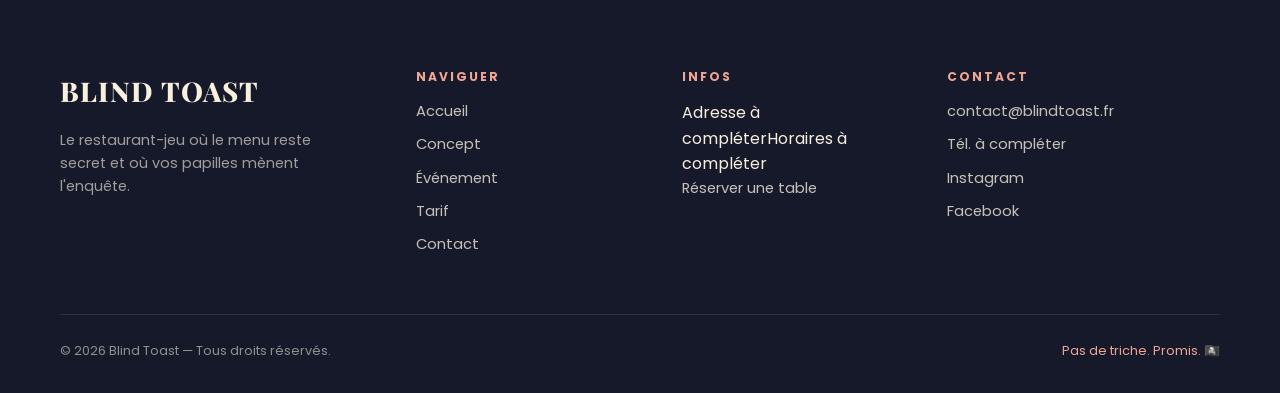
<file: contact.html>
<!DOCTYPE html>
<html lang="fr">
<head>
  <meta charset="UTF-8">
  <meta name="viewport" content="width=device-width, initial-scale=1.0">
  <title>Contact & réservation — Blind Toast</title>
  <meta name="description" content="Réservez votre dîner mystère ou demandez un devis pour votre événement Blind Toast. Formulaire de contact, coordonnées et réseaux sociaux.">
  <link rel="preconnect" href="https://fonts.googleapis.com">
  <link rel="preconnect" href="https://fonts.gstatic.com" crossorigin>
  <link href="https://fonts.googleapis.com/css2?family=Playfair+Display:wght@600;700;800;900&family=Poppins:wght@300;400;500;600;700&family=Caveat:wght@600;700&display=swap" rel="stylesheet">
  <link rel="stylesheet" href="styles.css">
  <link rel="icon" href="data:image/svg+xml,<svg xmlns='http://www.w3.org/2000/svg' viewBox='0 0 100 100'><text y='.9em' font-size='90'>🎭</text></svg>">
</head>
<body>
  <header class="site-header">
    <nav class="nav container" aria-label="Navigation principale">
      <a href="index.html" class="brand" aria-label="Blind Toast, accueil">
        <svg class="brand__mask" viewBox="0 0 80 36" fill="currentColor" aria-hidden="true"><path d="M8 6c10-6 22-4 32 4 10-8 22-10 32-4 6 4 6 14 0 20-8 8-20 6-26-2-2-3-8-3-10 0-6 8-18 10-26 2-6-6-6-16-2-20Zm10 6a7 7 0 100 14 7 7 0 000-14Zm44 0a7 7 0 100 14 7 7 0 000-14Z"/></svg>
        <span class="brand__name">BLIND TOAST</span>
        <span class="brand__tag">Restaurant · Jeu de dégustation</span>
      </a>
      <ul class="nav__menu" id="navMenu">
        <li><a class="nav__link" href="index.html">Accueil</a></li>
        <li><a class="nav__link" href="concept.html">Concept</a></li>
        <li><a class="nav__link" href="evenement.html">Événement</a></li>
        <li><a class="nav__link" href="tarif.html">Tarif</a></li>
        <li><a class="nav__link is-active" href="contact.html">Contact</a></li>
      </ul>
      <div class="nav__cta">
        <a href="#form" class="btn btn--coral"><span class="btn-label">Réserver</span>
          <svg width="18" height="18" viewBox="0 0 24 24" fill="currentColor" aria-hidden="true"><path d="M12 4a8 8 0 00-8 8h16a8 8 0 00-8-8Zm-9 9a1 1 0 100 2h18a1 1 0 100-2H3Z"/></svg>
        </a>
        <button class="nav__burger" id="burger" aria-label="Ouvrir le menu" aria-expanded="false"><span></span><span></span><span></span></button>
      </div>
    </nav>
  </header>

  <main>
    <section class="page-hero">
      <svg class="page-hero__deco" viewBox="0 0 80 36" fill="currentColor" aria-hidden="true"><path d="M8 6c10-6 22-4 32 4 10-8 22-10 32-4 6 4 6 14 0 20-8 8-20 6-26-2-2-3-8-3-10 0-6 8-18 10-26 2-6-6-6-16-2-20Zm10 6a7 7 0 100 14 7 7 0 000-14Zm44 0a7 7 0 100 14 7 7 0 000-14Z"/></svg>
      <div class="container page-hero__inner">
        <div class="breadcrumb">Accueil · Contact</div>
        <h1>Réservez votre <span class="coral">énigme.</span></h1>
        <p>Une table à réserver, un événement à organiser ou une simple question&nbsp;? Écrivez-nous : on vous répond vite, sans rien dévoiler du menu (promis).</p>
      </div>
    </section>

    <section class="section section--cream" id="form">
      <div class="container">
        <div class="contact-grid">
          <!-- Formulaire -->
          <div class="reveal">
            <h2 class="section-title" style="font-size:1.9rem;margin-bottom:.4rem;">Demande de réservation</h2>
            <p class="section-lead" style="margin-bottom:1.8rem;">Remplissez le formulaire, on revient vers vous pour confirmer la date et les détails.</p>

            <div class="form__success" id="formSuccess">
              ✅ Merci&nbsp;! Votre demande est bien partie. On vous recontacte très vite — et chut, on ne dira rien du menu.
            </div>

            <form class="form" id="contactForm" novalidate>
              <div class="form__row">
                <div class="field">
                  <label for="prenom">Prénom</label>
                  <input type="text" id="prenom" name="prenom" autocomplete="given-name" required>
                </div>
                <div class="field">
                  <label for="nom">Nom</label>
                  <input type="text" id="nom" name="nom" autocomplete="family-name" required>
                </div>
              </div>
              <div class="form__row">
                <div class="field">
                  <label for="email">Email</label>
                  <input type="email" id="email" name="email" autocomplete="email" required>
                </div>
                <div class="field">
                  <label for="tel">Téléphone</label>
                  <input type="tel" id="tel" name="tel" autocomplete="tel">
                </div>
              </div>
              <div class="form__row">
                <div class="field">
                  <label for="personnes">Nombre de personnes</label>
                  <input type="number" id="personnes" name="personnes" min="1" max="200" placeholder="Ex : 4">
                </div>
                <div class="field">
                  <label for="type">Type d'événement</label>
                  <select id="type" name="type">
                    <option value="">Sélectionnez…</option>
                    <option>Dîner en couple</option>
                    <option>Soirée entre amis</option>
                    <option>Anniversaire</option>
                    <option>EVJF / EVG</option>
                    <option>Événement d'entreprise</option>
                    <option>Team building</option>
                    <option>Soirée privée / privatisation</option>
                    <option>Autre</option>
                  </select>
                </div>
              </div>
              <div class="field">
                <label for="date">Date souhaitée</label>
                <input type="date" id="date" name="date">
              </div>
              <div class="field">
                <label for="message">Votre message</label>
                <textarea id="message" name="message" placeholder="Occasion, envies, contraintes alimentaires, formule visée…"></textarea>
              </div>
              <button type="submit" class="btn btn--coral btn--lg" style="justify-content:center;">Envoyer ma demande <span class="arrow">→</span></button>
              <p class="form__note">En envoyant ce formulaire, vous acceptez d'être recontacté au sujet de votre demande. Aucune donnée n'est partagée à des tiers.</p>
            </form>
          </div>

          <!-- Infos -->
          <aside class="contact-info reveal">
            <h3>Nous trouver</h3>
            <div class="info-item">
              <svg viewBox="0 0 24 24" fill="none" stroke="currentColor" stroke-width="2"><path d="M12 22s7-7 7-12a7 7 0 10-14 0c0 5 7 12 7 12Z"/><circle cx="12" cy="10" r="2.5"/></svg>
              <div><div class="info-item__label">Adresse</div><div class="info-item__value">Adresse à compléter</div></div>
            </div>
            <div class="info-item">
              <svg viewBox="0 0 24 24" fill="none" stroke="currentColor" stroke-width="2"><rect x="3" y="5" width="18" height="14" rx="2"/><path d="M3 7l9 6 9-6"/></svg>
              <div><div class="info-item__label">Email</div><div class="info-item__value"><a href="mailto:contact@blindtoast.fr">contact@blindtoast.fr</a></div></div>
            </div>
            <div class="info-item">
              <svg viewBox="0 0 24 24" fill="none" stroke="currentColor" stroke-width="2"><path d="M5 4h4l2 5-3 2a12 12 0 005 5l2-3 5 2v4a2 2 0 01-2 2A16 16 0 013 6a2 2 0 012-2Z"/></svg>
              <div><div class="info-item__label">Téléphone</div><div class="info-item__value">Tél. à compléter</div></div>
            </div>
            <div class="info-item">
              <svg viewBox="0 0 24 24" fill="none" stroke="currentColor" stroke-width="2"><circle cx="12" cy="12" r="9"/><path d="M12 7v5l3 2"/></svg>
              <div><div class="info-item__label">Horaires</div><div class="info-item__value">Horaires à compléter</div></div>
            </div>
            <div class="info-item">
              <svg viewBox="0 0 24 24" fill="none" stroke="currentColor" stroke-width="2"><path d="M9 12l2 2 4-4"/><circle cx="12" cy="12" r="9"/></svg>
              <div><div class="info-item__label">Réservation en ligne</div><div class="info-item__value">Lien à compléter</div></div>
            </div>

            <div class="socials">
              <a href="#" aria-label="Instagram"><svg viewBox="0 0 24 24" fill="none" stroke="currentColor" stroke-width="2"><rect x="3" y="3" width="18" height="18" rx="5"/><circle cx="12" cy="12" r="4"/><circle cx="17.5" cy="6.5" r="1" fill="currentColor"/></svg></a>
              <a href="#" aria-label="Facebook"><svg viewBox="0 0 24 24" fill="currentColor"><path d="M14 9h3V5h-3c-2.2 0-4 1.8-4 4v2H7v4h3v6h4v-6h3l1-4h-4V9a1 1 0 011-1Z"/></svg></a>
              <a href="#" aria-label="TikTok"><svg viewBox="0 0 24 24" fill="currentColor"><path d="M16 3c.3 2.3 1.7 3.8 4 4v3c-1.5 0-2.9-.4-4-1.2V15a6 6 0 11-6-6v3a3 3 0 103 3V3h3Z"/></svg></a>
            </div>
          </aside>
        </div>
      </div>
    </section>
  </main>

  <footer class="footer">
    <div class="container">
      <div class="footer__grid">
        <div class="footer__brand">
          <span class="brand__name">BLIND TOAST</span>
          <p>Le restaurant-jeu où le menu reste secret et où vos papilles mènent l'enquête.</p>
        </div>
        <div class="footer__col"><h4>Naviguer</h4>
          <a href="index.html">Accueil</a><a href="concept.html">Concept</a><a href="evenement.html">Événement</a><a href="tarif.html">Tarif</a><a href="contact.html">Contact</a>
        </div>
        <div class="footer__col"><h4>Infos</h4>
          <span>Adresse à compléter</span><span>Horaires à compléter</span><a href="#form">Réserver une table</a>
        </div>
        <div class="footer__col"><h4>Contact</h4>
          <a href="mailto:contact@blindtoast.fr">contact@blindtoast.fr</a><a href="tel:+33000000000">Tél. à compléter</a><a href="#">Instagram</a><a href="#">Facebook</a>
        </div>
      </div>
      <div class="footer__bottom">
        <span>© 2026 Blind Toast — Tous droits réservés.</span>
        <span class="wink">Pas de triche. Promis. 🏴‍☠️</span>
      </div>
    </div>
  </footer>
  <script src="main.js"></script>
</body>
</html>
</file>
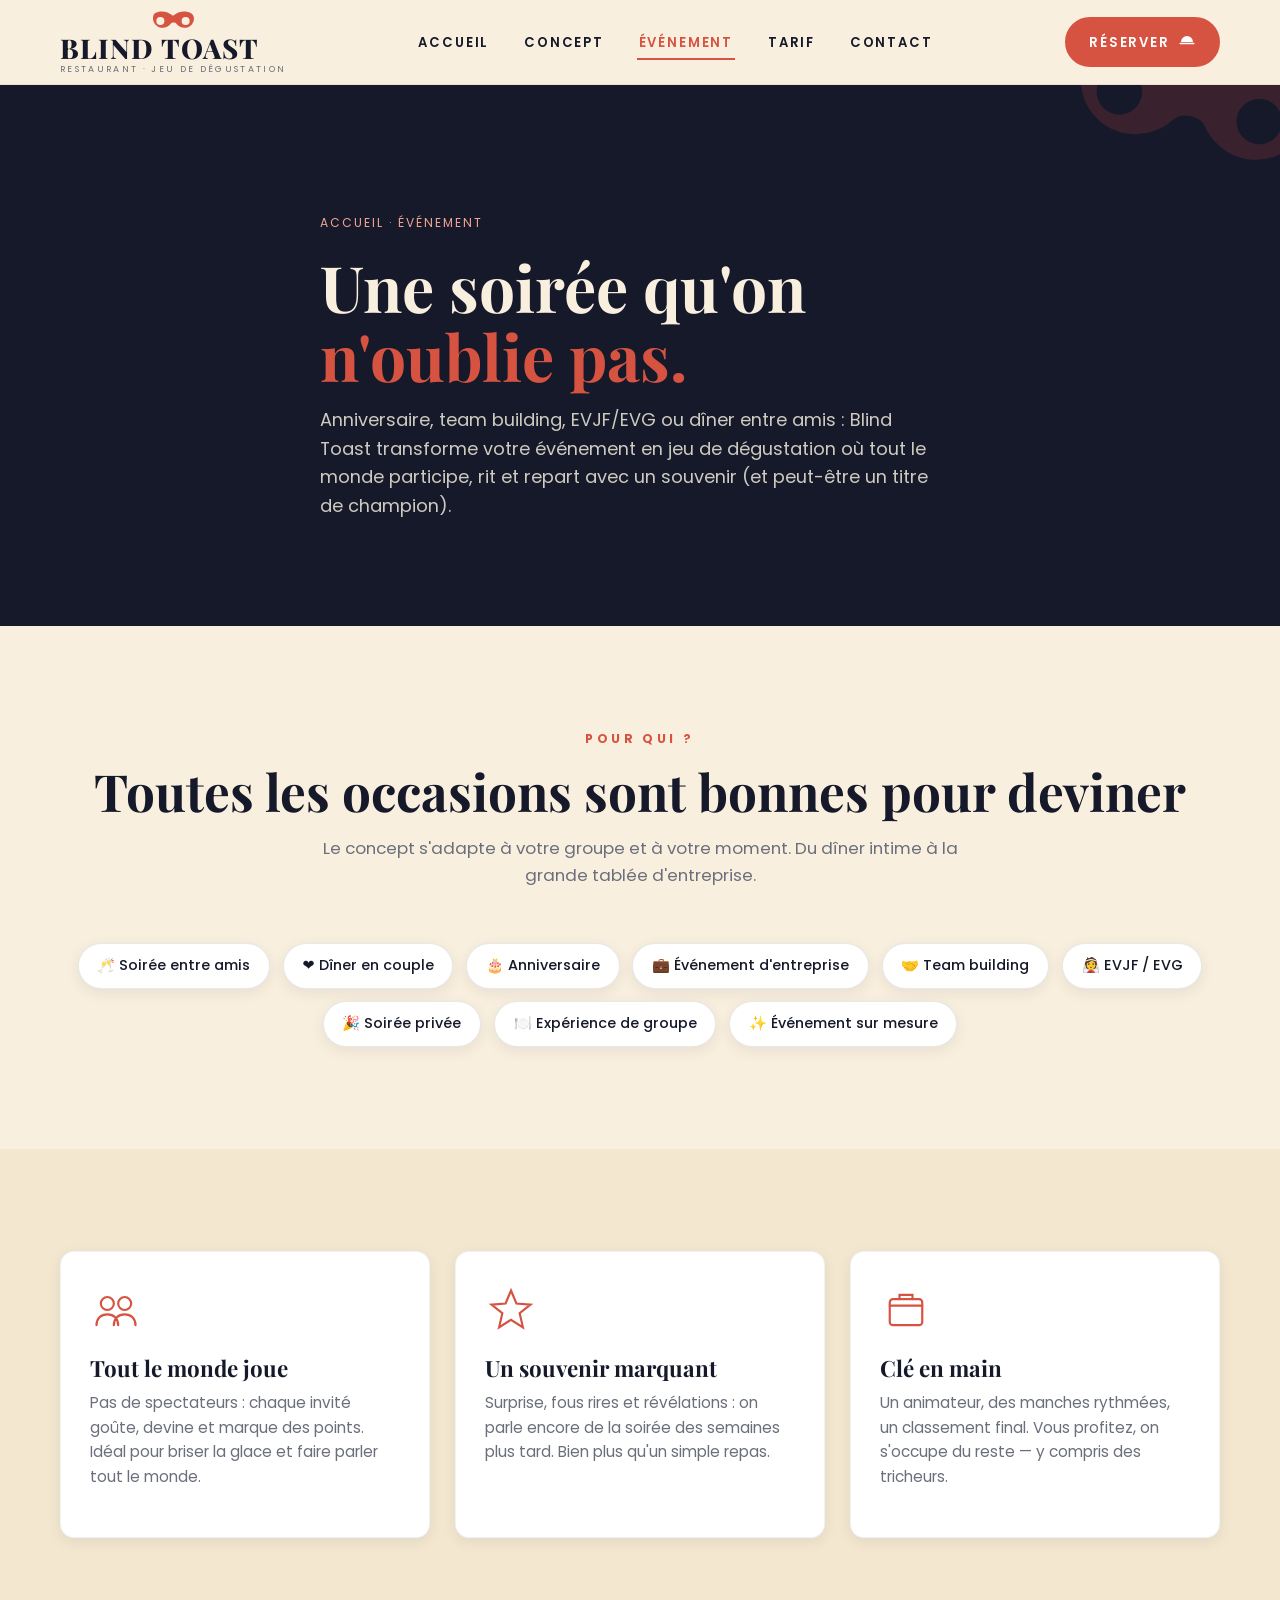
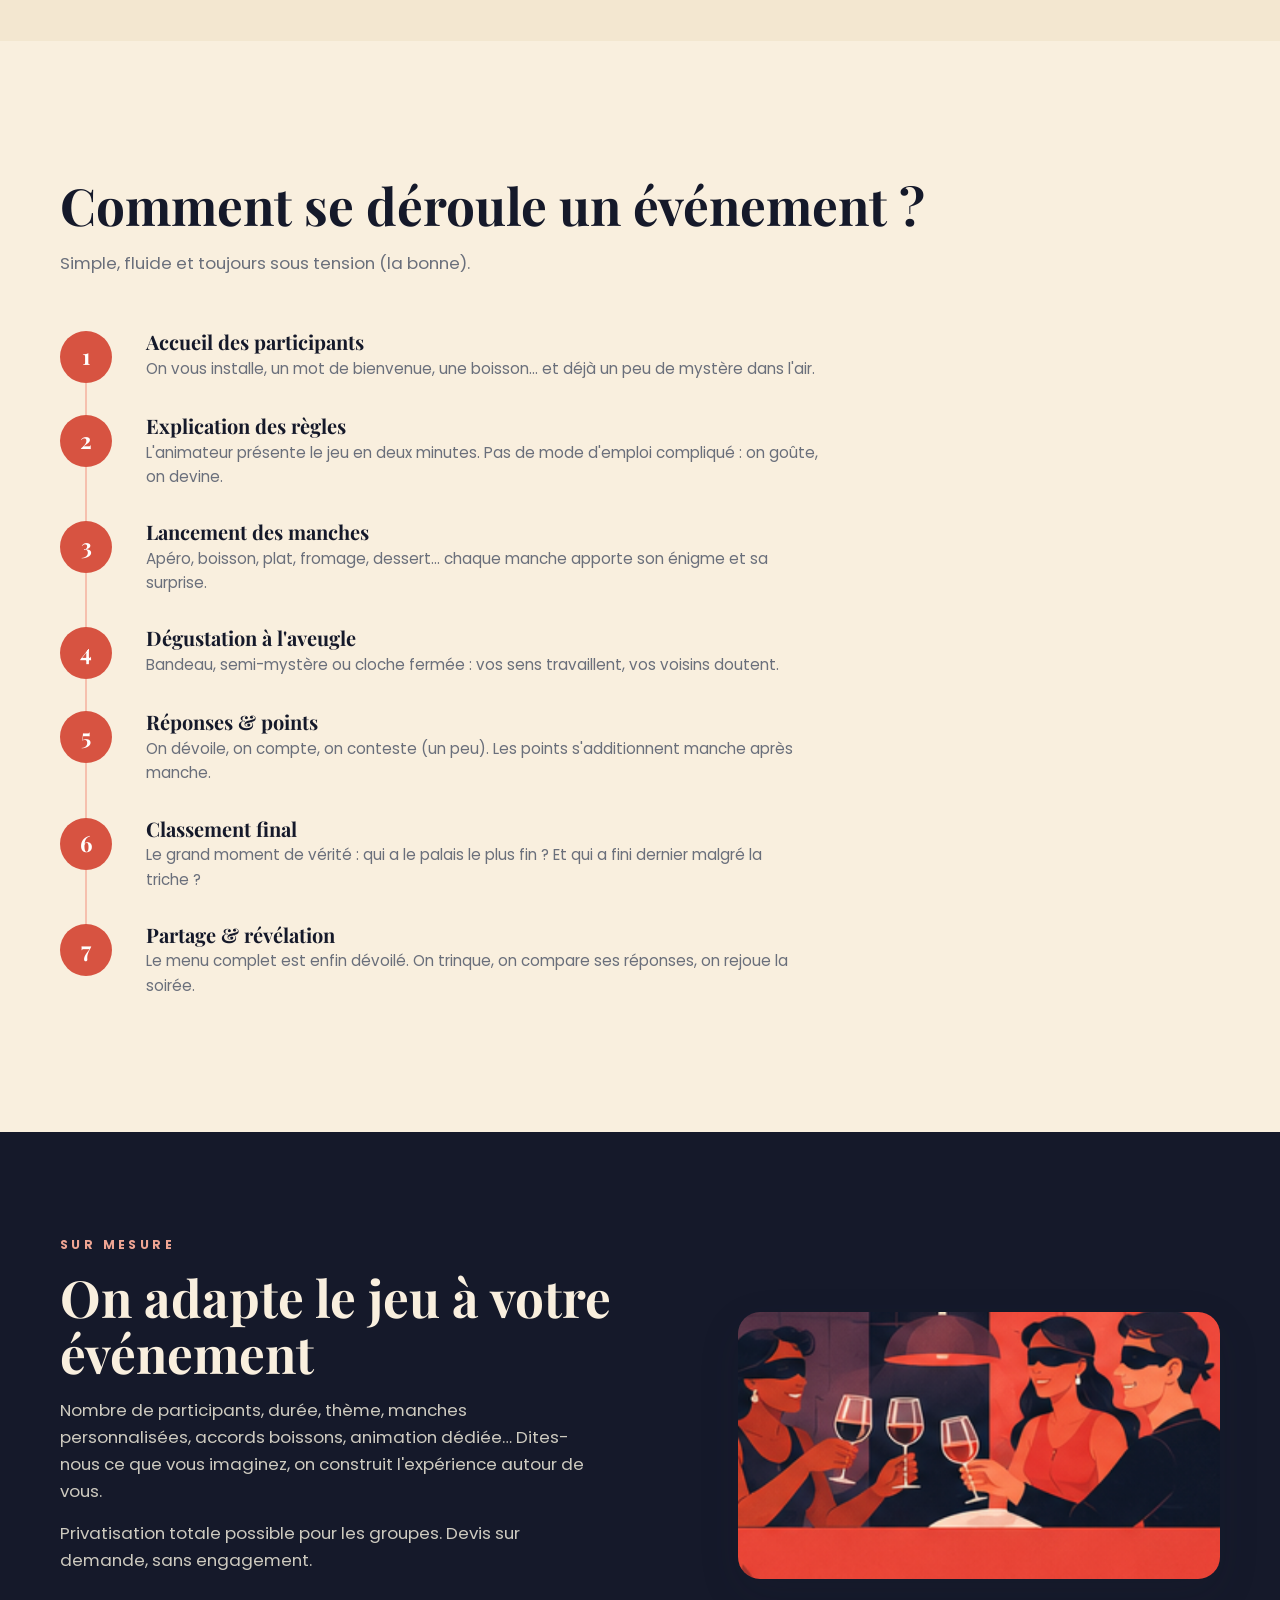
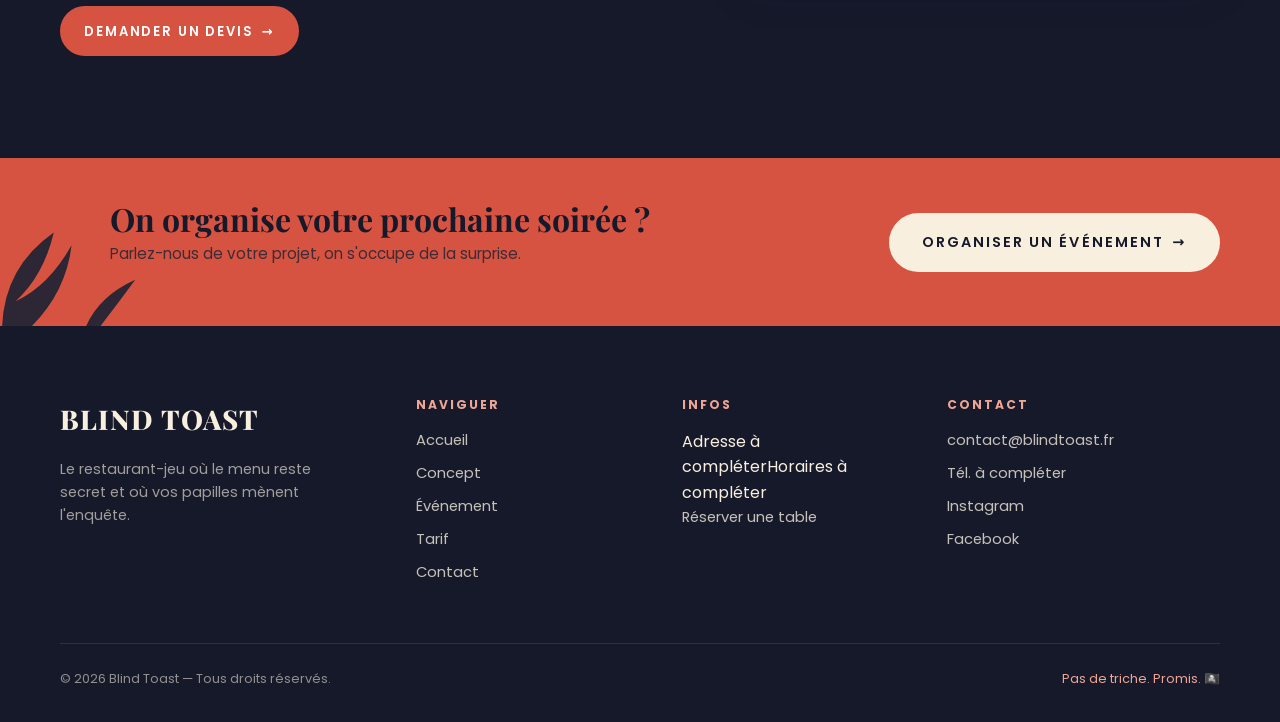
<file: evenement.html>
<!DOCTYPE html>
<html lang="fr">
<head>
  <meta charset="UTF-8">
  <meta name="viewport" content="width=device-width, initial-scale=1.0">
  <title>Événements & privatisation — Blind Toast</title>
  <meta name="description" content="Anniversaire, EVJF/EVG, soirée d'entreprise, team building : privatisez Blind Toast pour un dîner-jeu mémorable. Découvrez comment se déroule un événement.">
  <link rel="preconnect" href="https://fonts.googleapis.com">
  <link rel="preconnect" href="https://fonts.gstatic.com" crossorigin>
  <link href="https://fonts.googleapis.com/css2?family=Playfair+Display:wght@600;700;800;900&family=Poppins:wght@300;400;500;600;700&family=Caveat:wght@600;700&display=swap" rel="stylesheet">
  <link rel="stylesheet" href="styles.css">
  <link rel="icon" href="data:image/svg+xml,<svg xmlns='http://www.w3.org/2000/svg' viewBox='0 0 100 100'><text y='.9em' font-size='90'>🎭</text></svg>">
</head>
<body>
  <header class="site-header">
    <nav class="nav container" aria-label="Navigation principale">
      <a href="index.html" class="brand" aria-label="Blind Toast, accueil">
        <svg class="brand__mask" viewBox="0 0 80 36" fill="currentColor" aria-hidden="true"><path d="M8 6c10-6 22-4 32 4 10-8 22-10 32-4 6 4 6 14 0 20-8 8-20 6-26-2-2-3-8-3-10 0-6 8-18 10-26 2-6-6-6-16-2-20Zm10 6a7 7 0 100 14 7 7 0 000-14Zm44 0a7 7 0 100 14 7 7 0 000-14Z"/></svg>
        <span class="brand__name">BLIND TOAST</span>
        <span class="brand__tag">Restaurant · Jeu de dégustation</span>
      </a>
      <ul class="nav__menu" id="navMenu">
        <li><a class="nav__link" href="index.html">Accueil</a></li>
        <li><a class="nav__link" href="concept.html">Concept</a></li>
        <li><a class="nav__link is-active" href="evenement.html">Événement</a></li>
        <li><a class="nav__link" href="tarif.html">Tarif</a></li>
        <li><a class="nav__link" href="contact.html">Contact</a></li>
      </ul>
      <div class="nav__cta">
        <a href="contact.html" class="btn btn--coral"><span class="btn-label">Réserver</span>
          <svg width="18" height="18" viewBox="0 0 24 24" fill="currentColor" aria-hidden="true"><path d="M12 4a8 8 0 00-8 8h16a8 8 0 00-8-8Zm-9 9a1 1 0 100 2h18a1 1 0 100-2H3Z"/></svg>
        </a>
        <button class="nav__burger" id="burger" aria-label="Ouvrir le menu" aria-expanded="false"><span></span><span></span><span></span></button>
      </div>
    </nav>
  </header>

  <main>
    <section class="page-hero">
      <svg class="page-hero__deco" viewBox="0 0 80 36" fill="currentColor" aria-hidden="true"><path d="M8 6c10-6 22-4 32 4 10-8 22-10 32-4 6 4 6 14 0 20-8 8-20 6-26-2-2-3-8-3-10 0-6 8-18 10-26 2-6-6-6-16-2-20Zm10 6a7 7 0 100 14 7 7 0 000-14Zm44 0a7 7 0 100 14 7 7 0 000-14Z"/></svg>
      <div class="container page-hero__inner">
        <div class="breadcrumb">Accueil · Événement</div>
        <h1>Une soirée qu'on <span class="coral">n'oublie pas.</span></h1>
        <p>Anniversaire, team building, EVJF/EVG ou dîner entre amis : Blind Toast transforme votre événement en jeu de dégustation où tout le monde participe, rit et repart avec un souvenir (et peut-être un titre de champion).</p>
      </div>
    </section>

    <!-- Pour qui -->
    <section class="section section--cream">
      <div class="container">
        <div class="section-head section-head--center">
          <p class="eyebrow reveal">Pour qui&nbsp;?</p>
          <h2 class="section-title reveal">Toutes les occasions sont bonnes pour deviner</h2>
          <p class="section-lead reveal">Le concept s'adapte à votre groupe et à votre moment. Du dîner intime à la grande tablée d'entreprise.</p>
        </div>
        <div class="tag-grid reveal" style="justify-content:center;">
          <span class="tag">🥂 Soirée entre amis</span>
          <span class="tag">❤️ Dîner en couple</span>
          <span class="tag">🎂 Anniversaire</span>
          <span class="tag">💼 Événement d'entreprise</span>
          <span class="tag">🤝 Team building</span>
          <span class="tag">👰 EVJF / EVG</span>
          <span class="tag">🎉 Soirée privée</span>
          <span class="tag">🍽️ Expérience de groupe</span>
          <span class="tag">✨ Événement sur mesure</span>
        </div>
      </div>
    </section>

    <!-- Pourquoi nous choisir -->
    <section class="section section--cream2">
      <div class="container">
        <div class="cards cards--3">
          <article class="card reveal">
            <svg class="card__icon" viewBox="0 0 48 48" fill="none" stroke="currentColor" stroke-width="2"><circle cx="16" cy="18" r="6"/><circle cx="32" cy="18" r="6"/><path d="M6 38c0-6 4-10 10-10s10 4 10 10M22 38c0-6 4-10 10-10s10 4 10 10" stroke-linecap="round"/></svg>
            <h3 class="card__title">Tout le monde joue</h3>
            <p class="card__text">Pas de spectateurs : chaque invité goûte, devine et marque des points. Idéal pour briser la glace et faire parler tout le monde.</p>
          </article>
          <article class="card reveal">
            <svg class="card__icon" viewBox="0 0 48 48" fill="none" stroke="currentColor" stroke-width="2"><path d="M24 6l5 12 13 1-10 8 3 13-11-7-11 7 3-13-10-8 13-1Z"/></svg>
            <h3 class="card__title">Un souvenir marquant</h3>
            <p class="card__text">Surprise, fous rires et révélations : on parle encore de la soirée des semaines plus tard. Bien plus qu'un simple repas.</p>
          </article>
          <article class="card reveal">
            <svg class="card__icon" viewBox="0 0 48 48" fill="none" stroke="currentColor" stroke-width="2"><rect x="9" y="14" width="30" height="24" rx="3"/><path d="M9 20h30M18 14v-4h12v4" stroke-linecap="round"/></svg>
            <h3 class="card__title">Clé en main</h3>
            <p class="card__text">Un animateur, des manches rythmées, un classement final. Vous profitez, on s'occupe du reste — y compris des tricheurs.</p>
          </article>
        </div>
      </div>
    </section>

    <!-- Déroulé -->
    <section class="section section--cream">
      <div class="container">
        <div class="section-head">
          <p class="eyebrow reveal">Le déroulé</p>
          <h2 class="section-title reveal">Comment se déroule un événement&nbsp;?</h2>
          <p class="section-lead reveal">Simple, fluide et toujours sous tension (la bonne).</p>
        </div>
        <div class="timeline reveal">
          <div class="tl-item"><div><h3 class="tl-item__title">Accueil des participants</h3><p class="tl-item__text">On vous installe, un mot de bienvenue, une boisson… et déjà un peu de mystère dans l'air.</p></div></div>
          <div class="tl-item"><div><h3 class="tl-item__title">Explication des règles</h3><p class="tl-item__text">L'animateur présente le jeu en deux minutes. Pas de mode d'emploi compliqué : on goûte, on devine.</p></div></div>
          <div class="tl-item"><div><h3 class="tl-item__title">Lancement des manches</h3><p class="tl-item__text">Apéro, boisson, plat, fromage, dessert… chaque manche apporte son énigme et sa surprise.</p></div></div>
          <div class="tl-item"><div><h3 class="tl-item__title">Dégustation à l'aveugle</h3><p class="tl-item__text">Bandeau, semi-mystère ou cloche fermée : vos sens travaillent, vos voisins doutent.</p></div></div>
          <div class="tl-item"><div><h3 class="tl-item__title">Réponses & points</h3><p class="tl-item__text">On dévoile, on compte, on conteste (un peu). Les points s'additionnent manche après manche.</p></div></div>
          <div class="tl-item"><div><h3 class="tl-item__title">Classement final</h3><p class="tl-item__text">Le grand moment de vérité : qui a le palais le plus fin&nbsp;? Et qui a fini dernier malgré la triche&nbsp;?</p></div></div>
          <div class="tl-item"><div><h3 class="tl-item__title">Partage & révélation</h3><p class="tl-item__text">Le menu complet est enfin dévoilé. On trinque, on compare ses réponses, on rejoue la soirée.</p></div></div>
        </div>
      </div>
    </section>

    <!-- Visuel ambiance -->
    <section class="section section--navy">
      <div class="container">
        <div class="contact-grid" style="align-items:center;">
          <div class="reveal">
            <p class="eyebrow">Sur mesure</p>
            <h2 class="section-title">On adapte le jeu à votre événement</h2>
            <p class="section-lead" style="max-width:48ch;">Nombre de participants, durée, thème, manches personnalisées, accords boissons, animation dédiée… Dites-nous ce que vous imaginez, on construit l'expérience autour de vous.</p>
            <p class="section-lead" style="max-width:48ch;">Privatisation totale possible pour les groupes. Devis sur demande, sans engagement.</p>
            <a href="contact.html" class="btn btn--coral" style="margin-top:1rem;">Demander un devis <span class="arrow">→</span></a>
          </div>
          <div class="reveal" style="border-radius:var(--radius-lg);overflow:hidden;box-shadow:var(--shadow-md);">
            <img src="event.png" alt="Groupe d'amis masqués qui trinquent lors d'une soirée privée Blind Toast">
          </div>
        </div>
      </div>
    </section>

    <section class="cta-band">
      <div class="container cta-band__inner">
        <div>
          <h2 class="cta-band__title">On organise votre prochaine soirée&nbsp;?</h2>
          <p class="cta-band__sub">Parlez-nous de votre projet, on s'occupe de la surprise.</p>
        </div>
        <a href="contact.html" class="btn btn--light btn--lg">Organiser un événement <span class="arrow">→</span></a>
      </div>
    </section>
  </main>

  <footer class="footer">
    <div class="container">
      <div class="footer__grid">
        <div class="footer__brand">
          <span class="brand__name">BLIND TOAST</span>
          <p>Le restaurant-jeu où le menu reste secret et où vos papilles mènent l'enquête.</p>
        </div>
        <div class="footer__col"><h4>Naviguer</h4>
          <a href="index.html">Accueil</a><a href="concept.html">Concept</a><a href="evenement.html">Événement</a><a href="tarif.html">Tarif</a><a href="contact.html">Contact</a>
        </div>
        <div class="footer__col"><h4>Infos</h4>
          <span>Adresse à compléter</span><span>Horaires à compléter</span><a href="contact.html">Réserver une table</a>
        </div>
        <div class="footer__col"><h4>Contact</h4>
          <a href="mailto:contact@blindtoast.fr">contact@blindtoast.fr</a><a href="tel:+33000000000">Tél. à compléter</a><a href="#">Instagram</a><a href="#">Facebook</a>
        </div>
      </div>
      <div class="footer__bottom">
        <span>© 2026 Blind Toast — Tous droits réservés.</span>
        <span class="wink">Pas de triche. Promis. 🏴‍☠️</span>
      </div>
    </div>
  </footer>
  <script src="main.js"></script>
</body>
</html>
</file>
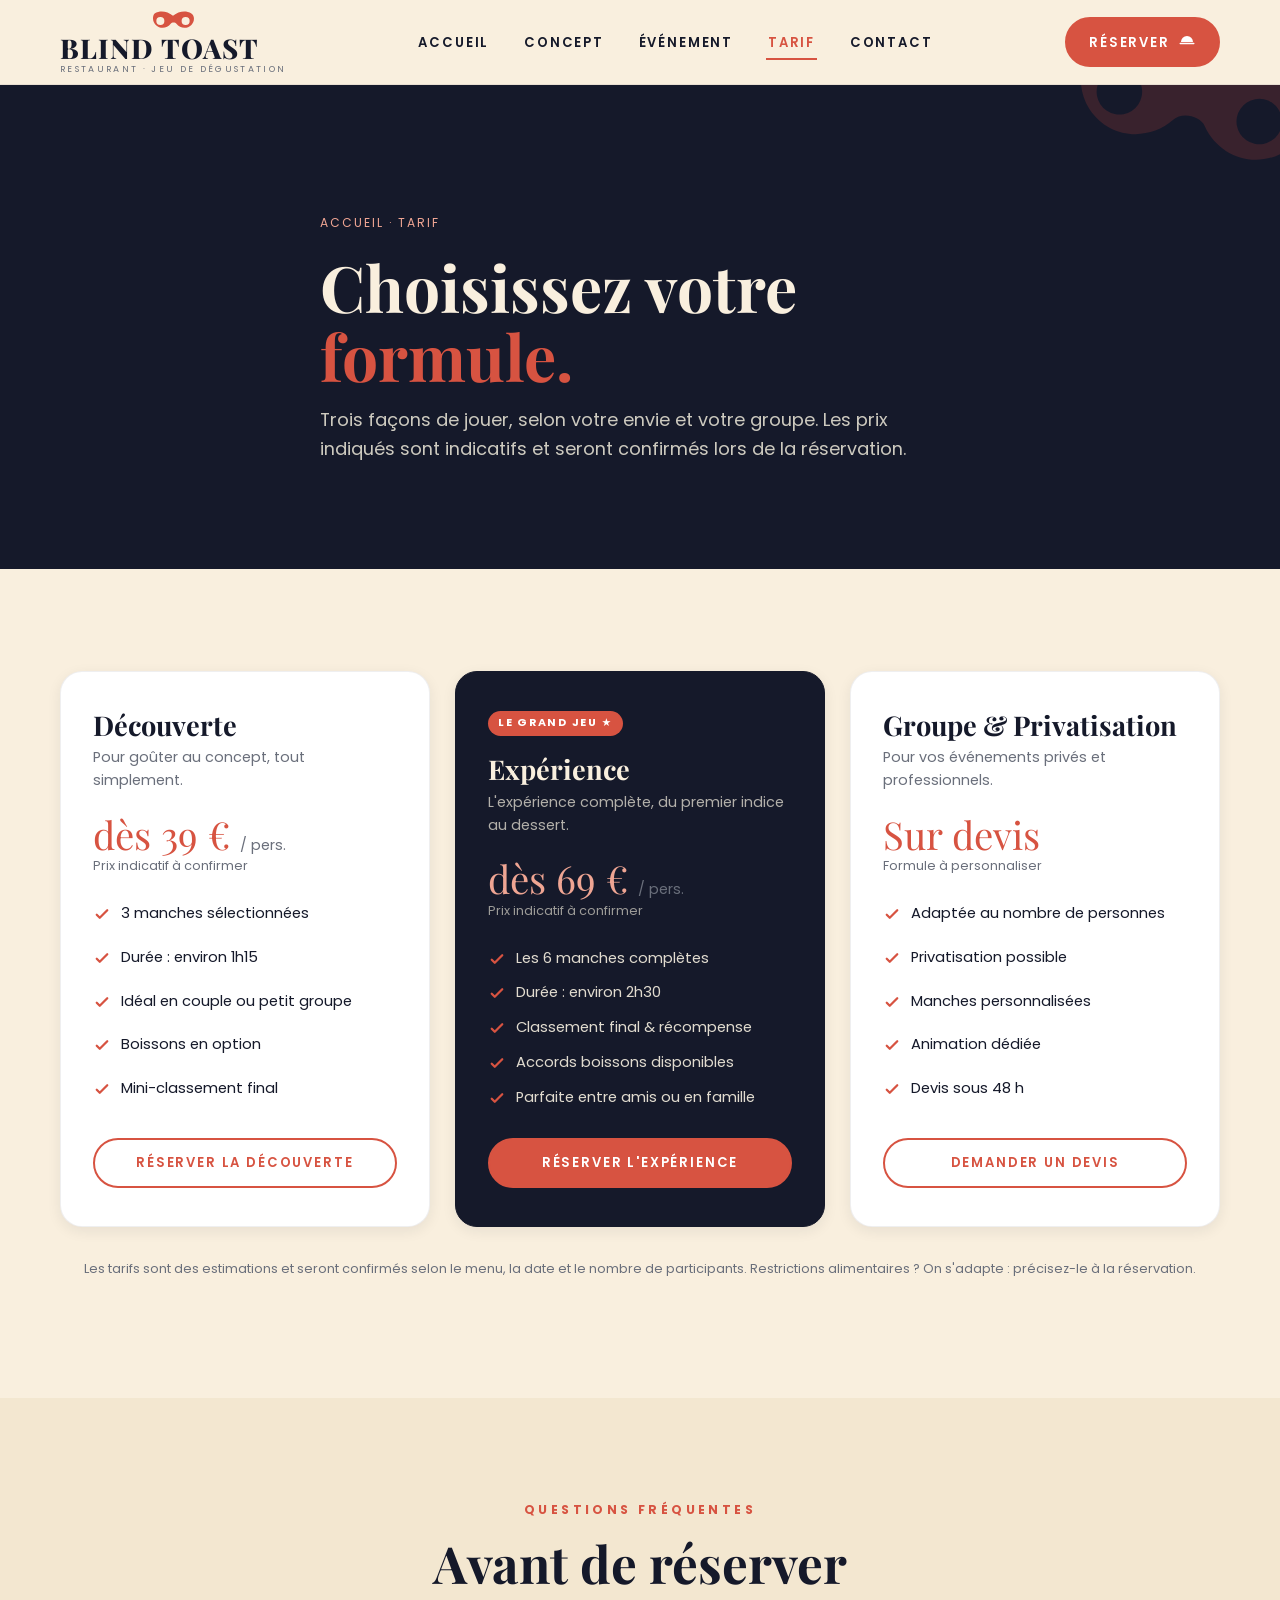
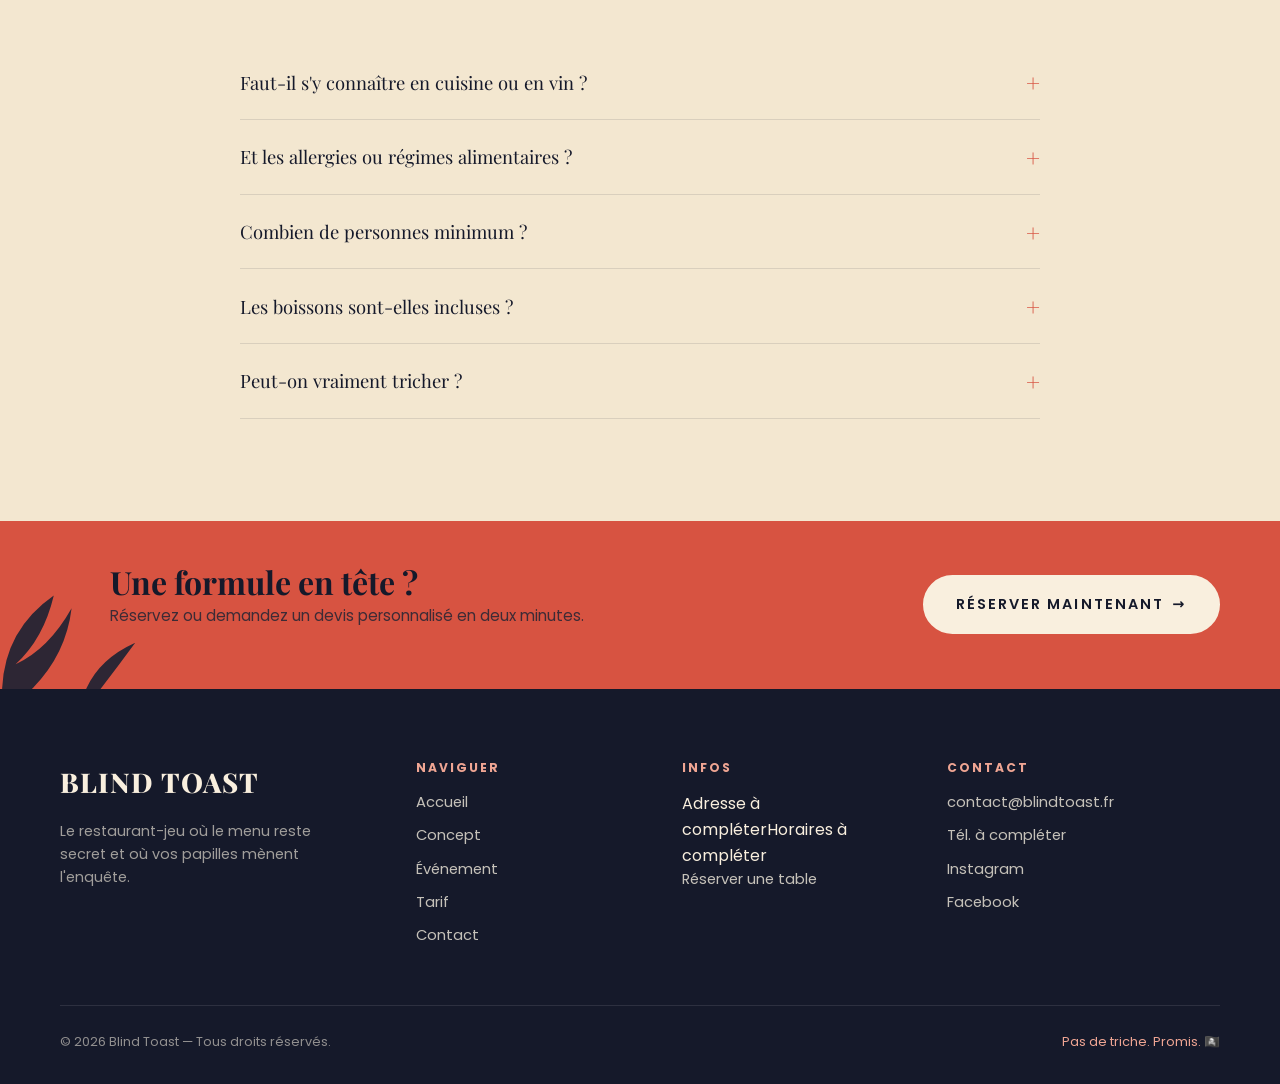
<file: tarif.html>
<!DOCTYPE html>
<html lang="fr">
<head>
  <meta charset="UTF-8">
  <meta name="viewport" content="width=device-width, initial-scale=1.0">
  <title>Tarifs & formules — Blind Toast</title>
  <meta name="description" content="Découverte, Expérience ou Privatisation : choisissez votre formule de dîner-jeu Blind Toast. Manches, durée, boissons et public pour chaque offre.">
  <link rel="preconnect" href="https://fonts.googleapis.com">
  <link rel="preconnect" href="https://fonts.gstatic.com" crossorigin>
  <link href="https://fonts.googleapis.com/css2?family=Playfair+Display:wght@600;700;800;900&family=Poppins:wght@300;400;500;600;700&family=Caveat:wght@600;700&display=swap" rel="stylesheet">
  <link rel="stylesheet" href="styles.css">
  <link rel="icon" href="data:image/svg+xml,<svg xmlns='http://www.w3.org/2000/svg' viewBox='0 0 100 100'><text y='.9em' font-size='90'>🎭</text></svg>">
</head>
<body>
  <header class="site-header">
    <nav class="nav container" aria-label="Navigation principale">
      <a href="index.html" class="brand" aria-label="Blind Toast, accueil">
        <svg class="brand__mask" viewBox="0 0 80 36" fill="currentColor" aria-hidden="true"><path d="M8 6c10-6 22-4 32 4 10-8 22-10 32-4 6 4 6 14 0 20-8 8-20 6-26-2-2-3-8-3-10 0-6 8-18 10-26 2-6-6-6-16-2-20Zm10 6a7 7 0 100 14 7 7 0 000-14Zm44 0a7 7 0 100 14 7 7 0 000-14Z"/></svg>
        <span class="brand__name">BLIND TOAST</span>
        <span class="brand__tag">Restaurant · Jeu de dégustation</span>
      </a>
      <ul class="nav__menu" id="navMenu">
        <li><a class="nav__link" href="index.html">Accueil</a></li>
        <li><a class="nav__link" href="concept.html">Concept</a></li>
        <li><a class="nav__link" href="evenement.html">Événement</a></li>
        <li><a class="nav__link is-active" href="tarif.html">Tarif</a></li>
        <li><a class="nav__link" href="contact.html">Contact</a></li>
      </ul>
      <div class="nav__cta">
        <a href="contact.html" class="btn btn--coral"><span class="btn-label">Réserver</span>
          <svg width="18" height="18" viewBox="0 0 24 24" fill="currentColor" aria-hidden="true"><path d="M12 4a8 8 0 00-8 8h16a8 8 0 00-8-8Zm-9 9a1 1 0 100 2h18a1 1 0 100-2H3Z"/></svg>
        </a>
        <button class="nav__burger" id="burger" aria-label="Ouvrir le menu" aria-expanded="false"><span></span><span></span><span></span></button>
      </div>
    </nav>
  </header>

  <main>
    <section class="page-hero">
      <svg class="page-hero__deco" viewBox="0 0 80 36" fill="currentColor" aria-hidden="true"><path d="M8 6c10-6 22-4 32 4 10-8 22-10 32-4 6 4 6 14 0 20-8 8-20 6-26-2-2-3-8-3-10 0-6 8-18 10-26 2-6-6-6-16-2-20Zm10 6a7 7 0 100 14 7 7 0 000-14Zm44 0a7 7 0 100 14 7 7 0 000-14Z"/></svg>
      <div class="container page-hero__inner">
        <div class="breadcrumb">Accueil · Tarif</div>
        <h1>Choisissez votre <span class="coral">formule.</span></h1>
        <p>Trois façons de jouer, selon votre envie et votre groupe. Les prix indiqués sont indicatifs et seront confirmés lors de la réservation.</p>
      </div>
    </section>

    <section class="section section--cream">
      <div class="container">
        <div class="pricing">
          <!-- Découverte -->
          <article class="price-card reveal">
            <h3 class="price-card__name">Découverte</h3>
            <p class="price-card__tagline">Pour goûter au concept, tout simplement.</p>
            <div class="price-card__price">dès 39&nbsp;€ <small>/ pers.</small></div>
            <div class="price-card__unit">Prix indicatif à confirmer</div>
            <ul class="price-card__list">
              <li><svg viewBox="0 0 24 24" fill="none" stroke="currentColor" stroke-width="3"><path d="M5 13l4 4 10-10" stroke-linecap="round" stroke-linejoin="round"/></svg>3 manches sélectionnées</li>
              <li><svg viewBox="0 0 24 24" fill="none" stroke="currentColor" stroke-width="3"><path d="M5 13l4 4 10-10" stroke-linecap="round" stroke-linejoin="round"/></svg>Durée : environ 1h15</li>
              <li><svg viewBox="0 0 24 24" fill="none" stroke="currentColor" stroke-width="3"><path d="M5 13l4 4 10-10" stroke-linecap="round" stroke-linejoin="round"/></svg>Idéal en couple ou petit groupe</li>
              <li><svg viewBox="0 0 24 24" fill="none" stroke="currentColor" stroke-width="3"><path d="M5 13l4 4 10-10" stroke-linecap="round" stroke-linejoin="round"/></svg>Boissons en option</li>
              <li><svg viewBox="0 0 24 24" fill="none" stroke="currentColor" stroke-width="3"><path d="M5 13l4 4 10-10" stroke-linecap="round" stroke-linejoin="round"/></svg>Mini-classement final</li>
            </ul>
            <a href="contact.html" class="btn btn--ghost">Réserver la Découverte</a>
          </article>

          <!-- Expérience (mise en avant) -->
          <article class="price-card price-card--featured reveal">
            <span class="price-card__flag">Le grand jeu ★</span>
            <h3 class="price-card__name">Expérience</h3>
            <p class="price-card__tagline">L'expérience complète, du premier indice au dessert.</p>
            <div class="price-card__price">dès 69&nbsp;€ <small>/ pers.</small></div>
            <div class="price-card__unit">Prix indicatif à confirmer</div>
            <ul class="price-card__list">
              <li><svg viewBox="0 0 24 24" fill="none" stroke="currentColor" stroke-width="3"><path d="M5 13l4 4 10-10" stroke-linecap="round" stroke-linejoin="round"/></svg>Les 6 manches complètes</li>
              <li><svg viewBox="0 0 24 24" fill="none" stroke="currentColor" stroke-width="3"><path d="M5 13l4 4 10-10" stroke-linecap="round" stroke-linejoin="round"/></svg>Durée : environ 2h30</li>
              <li><svg viewBox="0 0 24 24" fill="none" stroke="currentColor" stroke-width="3"><path d="M5 13l4 4 10-10" stroke-linecap="round" stroke-linejoin="round"/></svg>Classement final & récompense</li>
              <li><svg viewBox="0 0 24 24" fill="none" stroke="currentColor" stroke-width="3"><path d="M5 13l4 4 10-10" stroke-linecap="round" stroke-linejoin="round"/></svg>Accords boissons disponibles</li>
              <li><svg viewBox="0 0 24 24" fill="none" stroke="currentColor" stroke-width="3"><path d="M5 13l4 4 10-10" stroke-linecap="round" stroke-linejoin="round"/></svg>Parfaite entre amis ou en famille</li>
            </ul>
            <a href="contact.html" class="btn btn--coral">Réserver l'Expérience</a>
          </article>

          <!-- Groupe / Privatisation -->
          <article class="price-card reveal">
            <h3 class="price-card__name">Groupe & Privatisation</h3>
            <p class="price-card__tagline">Pour vos événements privés et professionnels.</p>
            <div class="price-card__price">Sur devis</div>
            <div class="price-card__unit">Formule à personnaliser</div>
            <ul class="price-card__list">
              <li><svg viewBox="0 0 24 24" fill="none" stroke="currentColor" stroke-width="3"><path d="M5 13l4 4 10-10" stroke-linecap="round" stroke-linejoin="round"/></svg>Adaptée au nombre de personnes</li>
              <li><svg viewBox="0 0 24 24" fill="none" stroke="currentColor" stroke-width="3"><path d="M5 13l4 4 10-10" stroke-linecap="round" stroke-linejoin="round"/></svg>Privatisation possible</li>
              <li><svg viewBox="0 0 24 24" fill="none" stroke="currentColor" stroke-width="3"><path d="M5 13l4 4 10-10" stroke-linecap="round" stroke-linejoin="round"/></svg>Manches personnalisées</li>
              <li><svg viewBox="0 0 24 24" fill="none" stroke="currentColor" stroke-width="3"><path d="M5 13l4 4 10-10" stroke-linecap="round" stroke-linejoin="round"/></svg>Animation dédiée</li>
              <li><svg viewBox="0 0 24 24" fill="none" stroke="currentColor" stroke-width="3"><path d="M5 13l4 4 10-10" stroke-linecap="round" stroke-linejoin="round"/></svg>Devis sous 48&nbsp;h</li>
            </ul>
            <a href="contact.html" class="btn btn--ghost">Demander un devis</a>
          </article>
        </div>

        <p class="form__note reveal" style="text-align:center;margin-top:2rem;">
          Les tarifs sont des estimations et seront confirmés selon le menu, la date et le nombre de participants. Restrictions alimentaires&nbsp;? On s'adapte&nbsp;: précisez-le à la réservation.
        </p>
      </div>
    </section>

    <!-- FAQ -->
    <section class="section section--cream2">
      <div class="container">
        <div class="section-head section-head--center">
          <p class="eyebrow reveal">Questions fréquentes</p>
          <h2 class="section-title reveal">Avant de réserver</h2>
        </div>
        <div class="faq reveal">
          <div class="faq__item">
            <button class="faq__q" aria-expanded="false">Faut-il s'y connaître en cuisine ou en vin&nbsp;?<span class="plus">+</span></button>
            <div class="faq__a"><p>Pas du tout. Le jeu est conçu pour les curieux comme pour les fins palais. On vous guide, et se tromper fait partie du plaisir.</p></div>
          </div>
          <div class="faq__item">
            <button class="faq__q" aria-expanded="false">Et les allergies ou régimes alimentaires&nbsp;?<span class="plus">+</span></button>
            <div class="faq__a"><p>On adapte les manches à vos contraintes (végétarien, sans gluten, allergies…). Indiquez-le simplement au moment de la réservation.</p></div>
          </div>
          <div class="faq__item">
            <button class="faq__q" aria-expanded="false">Combien de personnes minimum&nbsp;?<span class="plus">+</span></button>
            <div class="faq__a"><p>L'expérience fonctionne dès 2 personnes. Pour les groupes et privatisations, on s'adapte jusqu'à de grandes tablées — parlons-en.</p></div>
          </div>
          <div class="faq__item">
            <button class="faq__q" aria-expanded="false">Les boissons sont-elles incluses&nbsp;?<span class="plus">+</span></button>
            <div class="faq__a"><p>Selon la formule. La Découverte propose les boissons en option, l'Expérience permet d'ajouter des accords, et tout est personnalisable pour les groupes.</p></div>
          </div>
          <div class="faq__item">
            <button class="faq__q" aria-expanded="false">Peut-on vraiment tricher&nbsp;?<span class="plus">+</span></button>
            <div class="faq__a"><p>Vous pouvez essayer. Notre pirate s'y emploie à chaque service. Il finit toujours dernier. 🏴‍☠️</p></div>
          </div>
        </div>
      </div>
    </section>

    <section class="cta-band">
      <div class="container cta-band__inner">
        <div>
          <h2 class="cta-band__title">Une formule en tête&nbsp;?</h2>
          <p class="cta-band__sub">Réservez ou demandez un devis personnalisé en deux minutes.</p>
        </div>
        <a href="contact.html" class="btn btn--light btn--lg">Réserver maintenant <span class="arrow">→</span></a>
      </div>
    </section>
  </main>

  <footer class="footer">
    <div class="container">
      <div class="footer__grid">
        <div class="footer__brand">
          <span class="brand__name">BLIND TOAST</span>
          <p>Le restaurant-jeu où le menu reste secret et où vos papilles mènent l'enquête.</p>
        </div>
        <div class="footer__col"><h4>Naviguer</h4>
          <a href="index.html">Accueil</a><a href="concept.html">Concept</a><a href="evenement.html">Événement</a><a href="tarif.html">Tarif</a><a href="contact.html">Contact</a>
        </div>
        <div class="footer__col"><h4>Infos</h4>
          <span>Adresse à compléter</span><span>Horaires à compléter</span><a href="contact.html">Réserver une table</a>
        </div>
        <div class="footer__col"><h4>Contact</h4>
          <a href="mailto:contact@blindtoast.fr">contact@blindtoast.fr</a><a href="tel:+33000000000">Tél. à compléter</a><a href="#">Instagram</a><a href="#">Facebook</a>
        </div>
      </div>
      <div class="footer__bottom">
        <span>© 2026 Blind Toast — Tous droits réservés.</span>
        <span class="wink">Pas de triche. Promis. 🏴‍☠️</span>
      </div>
    </div>
  </footer>
  <script src="main.js"></script>
</body>
</html>
</file>
<file: styles.css>
/* =========================================================
   À L'AVEUGLE — Restaurant · Jeu de dégustation
   Feuille de styles principale
   Direction artistique inspirée du visuel fourni :
   corail, crème, bleu nuit, serif élégante + accent script.
   ========================================================= */

/* ---------- 1. Tokens / Variables ---------- */
:root {
  /* Couleurs — calées sur le mockup fourni */
  --cream:        #F9EFDE;
  --cream-2:      #F3E7D0;
  --cream-3:      #ECDFC4;
  --coral:        #D75341;
  --coral-light:  #E27A67;
  --coral-soft:   #EFA593;
  --coral-dark:   #BC4332;
  --navy:         #15192A;
  --navy-2:       #1E2236;
  --navy-soft:    #2A3450;
  --blue:         #B6C9DB;
  --ink:          #15192A;
  --white:        #FFFFFF;
  --muted:        #6A6F7B;

  /* Typo */
  --font-display: "Playfair Display", Georgia, serif;
  --font-body:    "Poppins", "Segoe UI", system-ui, sans-serif;
  --font-script:  "Caveat", cursive;

  /* Mesures */
  --maxw: 1240px;
  --radius: 14px;
  --radius-lg: 22px;
  --radius-pill: 999px;
  --shadow-sm: 0 4px 14px rgba(27,34,51,.08);
  --shadow-md: 0 14px 40px rgba(27,34,51,.14);
  --shadow-coral: 0 14px 34px rgba(239,83,64,.30);
  --ease: cubic-bezier(.22,.61,.36,1);
}

/* ---------- 2. Reset / Base ---------- */
*,
*::before,
*::after { box-sizing: border-box; }

html { scroll-behavior: smooth; -webkit-text-size-adjust: 100%; }

body {
  margin: 0;
  font-family: var(--font-body);
  color: var(--ink);
  background: var(--cream);
  line-height: 1.6;
  font-size: 16px;
  -webkit-font-smoothing: antialiased;
  overflow-x: hidden;
}

img, svg { display: block; max-width: 100%; }

a { color: inherit; text-decoration: none; }

h1, h2, h3, h4 { margin: 0; line-height: 1.08; font-weight: 700; }

p { margin: 0 0 1rem; }

ul { margin: 0; padding: 0; list-style: none; }

.container {
  width: 100%;
  max-width: var(--maxw);
  margin-inline: auto;
  padding-inline: clamp(18px, 4vw, 40px);
}

.serif { font-family: var(--font-display); }

/* Sélection texte = rappel du surlignage "VOUS" du hero */
::selection { background: var(--blue); color: var(--navy); }

/* ---------- 3. Boutons ---------- */
.btn {
  --btn-bg: var(--navy);
  --btn-fg: var(--cream);
  display: inline-flex;
  align-items: center;
  gap: .6em;
  padding: .95em 1.7em;
  font-family: var(--font-body);
  font-weight: 600;
  font-size: .82rem;
  letter-spacing: .14em;
  text-transform: uppercase;
  background: var(--btn-bg);
  color: var(--btn-fg);
  border: 2px solid var(--btn-bg);
  border-radius: var(--radius-pill);
  cursor: pointer;
  transition: transform .35s var(--ease), box-shadow .35s var(--ease),
              background .25s, color .25s, border-color .25s;
  white-space: nowrap;
}
.btn:hover { transform: translateY(-3px); box-shadow: var(--shadow-md); }
.btn:active { transform: translateY(-1px); }
.btn .arrow { transition: transform .35s var(--ease); }
.btn:hover .arrow { transform: translateX(5px); }

.btn--coral { --btn-bg: var(--coral); --btn-fg: var(--white); }
.btn--coral:hover { box-shadow: var(--shadow-coral); }

.btn--ghost {
  background: transparent;
  color: var(--coral);
  border-color: var(--coral);
}
.btn--ghost:hover { background: var(--coral); color: var(--white); }

.btn--light {
  background: var(--cream);
  color: var(--navy);
  border-color: var(--cream);
}

.btn--lg { padding: 1.1em 2.2em; font-size: .9rem; }

/* Bouton "lien" sans bordure (ex : Découvrir le concept) */
.btn--link {
  background: transparent;
  border-color: transparent;
  color: var(--coral);
  padding-inline: .4em;
}
.btn--link:hover { background: transparent; box-shadow: none; color: var(--coral-dark); transform: translateY(-3px); }

/* ---------- 4. Header / Navigation ---------- */
.site-header {
  position: sticky;
  top: 0;
  z-index: 100;
  background: var(--cream);
  border-bottom: 1px solid rgba(27,34,51,.08);
  transition: box-shadow .3s;
}
.site-header.scrolled { box-shadow: var(--shadow-sm); }

.nav {
  display: flex;
  align-items: center;
  justify-content: space-between;
  gap: 1.5rem;
  min-height: 84px;
  padding-block: 10px;
}

/* Logo */
.brand { display: flex; flex-direction: column; line-height: 1; }
.brand__mask { width: 46px; margin: 0 auto 4px; color: var(--coral); }
.brand__name {
  font-family: var(--font-display);
  font-weight: 800;
  font-size: 1.7rem;
  letter-spacing: .04em;
  color: var(--navy);
}
.brand__tag {
  font-size: .56rem;
  letter-spacing: .26em;
  text-transform: uppercase;
  color: var(--muted);
  text-align: center;
  margin-top: 3px;
}

/* Menu */
.nav__menu { display: flex; align-items: center; gap: clamp(1rem, 2.4vw, 2.4rem); }
.nav__link {
  font-size: .82rem;
  font-weight: 600;
  letter-spacing: .14em;
  text-transform: uppercase;
  color: var(--navy);
  padding: 6px 2px;
  position: relative;
  transition: color .25s;
}
.nav__link::after {
  content: "";
  position: absolute;
  left: 0; right: 0; bottom: -2px;
  height: 2px;
  background: var(--coral);
  transform: scaleX(0);
  transform-origin: left;
  transition: transform .3s var(--ease);
}
.nav__link:hover { color: var(--coral); }
.nav__link:hover::after,
.nav__link.is-active::after { transform: scaleX(1); }
.nav__link.is-active { color: var(--coral); }

.nav__cta { display: flex; align-items: center; gap: 1rem; }

/* Burger */
.nav__burger {
  display: none;
  flex-direction: column;
  gap: 5px;
  background: none;
  border: 0;
  cursor: pointer;
  padding: 8px;
}
.nav__burger span {
  width: 26px; height: 2px;
  background: var(--navy);
  border-radius: 2px;
  transition: transform .3s, opacity .3s;
}
.nav__burger.open span:nth-child(1) { transform: translateY(7px) rotate(45deg); }
.nav__burger.open span:nth-child(2) { opacity: 0; }
.nav__burger.open span:nth-child(3) { transform: translateY(-7px) rotate(-45deg); }

/* ---------- 5. Sections génériques ---------- */
section { position: relative; }

.section { padding: clamp(56px, 8vw, 110px) 0; }
.section--cream { background: var(--cream); }
.section--cream2 { background: var(--cream-2); }
.section--navy { background: var(--navy); color: var(--cream); }
.section--coral { background: var(--coral); color: var(--white); }

.eyebrow {
  font-size: .76rem;
  font-weight: 700;
  letter-spacing: .28em;
  text-transform: uppercase;
  color: var(--coral);
  margin-bottom: 1rem;
}
.section--navy .eyebrow,
.section--coral .eyebrow { color: var(--coral-soft); }
.section--coral .eyebrow { color: rgba(255,255,255,.8); }

.section-title {
  font-family: var(--font-display);
  font-size: clamp(2rem, 4.6vw, 3.2rem);
  color: var(--navy);
  margin-bottom: 1rem;
}
.section--navy .section-title,
.section--coral .section-title { color: var(--cream); }

.section-lead {
  max-width: 60ch;
  color: var(--muted);
  font-size: 1.05rem;
}
.section--navy .section-lead,
.section--coral .section-lead { color: rgba(247,241,225,.82); }

.section-head { margin-bottom: clamp(2rem, 5vw, 3.4rem); }
.section-head--center { text-align: center; }
.section-head--center .section-lead { margin-inline: auto; }

/* ---------- 6. HERO ---------- */
.hero { background: var(--cream); overflow: hidden; }
/* Grille pleine largeur : texte aligné sur le conteneur à gauche,
   illustration en plein bord à droite (comme le mockup). */
.hero__grid {
  display: grid;
  grid-template-columns: 1fr 1.25fr;
  align-items: center;
  gap: clamp(16px, 2vw, 32px);
}
.hero__copy {
  padding-left: max(24px, calc((100vw - var(--maxw)) / 2 + 40px));
  padding-block: clamp(36px, 5vw, 72px);
  padding-right: 12px;
}
.hero__title {
  font-family: var(--font-display);
  font-weight: 800;
  font-size: clamp(2.8rem, 6.4vw, 5rem);
  line-height: 1.12;        /* assez d'air pour que le surlignage ne morde pas les lignes voisines */
  letter-spacing: -.01em;
  color: var(--coral);
  margin-bottom: 1.6rem;
}
.hero__title .navy { color: var(--navy); }
.hero__title .mark {
  display: inline-block;
  color: var(--navy);
  background: var(--blue);
  padding: 0 .14em;
  border-radius: 6px;
  line-height: 1;           /* boîte de surlignage serrée autour de "VOUS" uniquement */
}
.hero__text {
  font-size: 1.12rem;
  color: var(--navy);
  max-width: 34ch;
  margin-bottom: 2rem;
}
.hero__actions { display: flex; flex-wrap: wrap; align-items: center; gap: .8rem 1.2rem; }
.hero__art { align-self: center; }
.hero__art img, .hero__art svg { width: 100%; height: auto; display: block; }

/* ---------- 7. Bande "6 manches" (navy) ---------- */
.manches { background: var(--navy); color: var(--cream); }
.manches__layout {
  display: grid;
  grid-template-columns: 1.7fr 1fr;
  gap: 0;
}
.manches__main { padding: clamp(40px, 6vw, 72px) clamp(24px, 4vw, 56px); }
.manches__title {
  font-family: var(--font-body);
  font-weight: 700;
  letter-spacing: .14em;
  text-transform: uppercase;
  font-size: clamp(1rem, 2vw, 1.4rem);
  margin-bottom: 2.4rem;
  color: var(--cream);
}
.steps {
  display: grid;
  grid-template-columns: repeat(6, 1fr);
  gap: 1rem;
}
.step { text-align: center; position: relative; }
.step__disc {
  width: 78px; height: 78px;
  margin: 0 auto .9rem;
  border-radius: 50%;
  border: 1.5px solid rgba(244,124,104,.5);
  display: grid;
  place-items: center;
  position: relative;
  background: rgba(255,255,255,.02);
}
.step__disc svg { width: 40px; height: 40px; }
.step__num {
  position: absolute;
  top: -8px; right: -2px;
  width: 26px; height: 26px;
  border-radius: 50%;
  background: var(--coral);
  color: #fff;
  font-size: .8rem;
  font-weight: 700;
  display: grid;
  place-items: center;
  box-shadow: 0 4px 10px rgba(0,0,0,.3);
}
.step__name {
  font-weight: 700;
  font-size: .74rem;
  letter-spacing: .08em;
  text-transform: uppercase;
  color: var(--cream);
  margin-bottom: .35rem;
}
.step__desc { font-size: .76rem; color: rgba(247,241,225,.62); line-height: 1.4; }
/* connecteurs pointillés */
.step:not(:last-child) .step__disc::after {
  content: "";
  position: absolute;
  top: 50%; left: 100%;
  width: 100%;
  border-top: 2px dotted rgba(244,124,104,.4);
}

/* Bloc "Tricher ?" (corail) collé à droite */
.cheat {
  background: var(--coral);
  color: #fff;
  padding: clamp(40px, 5vw, 64px) clamp(28px, 3vw, 48px);
  display: flex;
  flex-direction: column;
  justify-content: center;
  position: relative;
  overflow: hidden;
}
.cheat__title {
  font-family: var(--font-body);
  font-weight: 700;
  font-size: clamp(1.6rem, 3vw, 2.3rem);
  letter-spacing: .02em;
  margin-bottom: .4rem;
}
.cheat__script {
  font-family: var(--font-script);
  font-size: clamp(1.8rem, 3.4vw, 2.6rem);
  font-weight: 700;
  margin-bottom: 1.2rem;
  color: var(--cream);
}
.cheat__text { color: rgba(255,255,255,.9); max-width: 26ch; margin-bottom: 1.6rem; }
.cheat__pirate {
  position: absolute;
  right: -10px; bottom: -10px;
  width: 220px;
  opacity: .96;
  pointer-events: none;
}

/* ---------- 8. "Pourquoi essayer" + Événement (split) ---------- */
.why-event {
  display: grid;
  grid-template-columns: 1.7fr 1fr;
}
.why {
  background: var(--cream);
  padding: clamp(40px, 6vw, 72px) clamp(24px, 4vw, 56px);
}
.why__grid {
  display: grid;
  grid-template-columns: repeat(4, 1fr);
  gap: 1.4rem;
}
.why__item { position: relative; padding-left: 0; }
.why__item:not(:last-child)::after {
  content: "";
  position: absolute;
  top: 6px; right: -.7rem;
  width: 1px; height: 84%;
  background: rgba(27,34,51,.12);
}
.why__icon { width: 46px; height: 46px; color: var(--navy); margin-bottom: 1rem; }
.why__title {
  font-size: .82rem; font-weight: 700;
  letter-spacing: .1em; text-transform: uppercase;
  color: var(--navy); margin-bottom: .5rem;
}
.why__desc { font-size: .85rem; color: var(--muted); }

.event-promo {
  background: var(--navy-2);
  color: var(--cream);
  padding: clamp(40px, 5vw, 64px) clamp(28px, 3vw, 48px);
  display: flex;
  flex-direction: column;
  justify-content: center;
  position: relative;
  overflow: hidden;
}
.event-promo__art {
  position: absolute; inset: 0;
  z-index: 0;
}
.event-promo__art img, .event-promo__art svg {
  width: 100%; height: 100%;
  object-fit: cover; object-position: right center;
}
/* voile dégradé pour garder le texte lisible (texte à gauche) */
.event-promo::after {
  content: "";
  position: absolute; inset: 0; z-index: 0;
  background: linear-gradient(100deg, var(--navy-2) 30%, rgba(35,44,64,.78) 50%, rgba(35,44,64,.25) 100%);
}
.event-promo > * { position: relative; z-index: 1; }
.event-promo__title {
  font-family: var(--font-body);
  font-weight: 700;
  font-size: clamp(1.4rem, 2.6vw, 2rem);
  text-transform: uppercase;
  letter-spacing: .04em;
  margin-bottom: 1rem;
}
.event-promo__text { color: rgba(247,241,225,.85); margin-bottom: 1.6rem; max-width: 30ch; }

/* ---------- 9. Bande CTA finale ---------- */
.cta-band {
  background: var(--coral);
  color: var(--navy);
  padding: clamp(28px, 4vw, 44px) 0;
  position: relative;
  overflow: hidden;
}
/* feuillage décoratif bas-gauche (rappel du mockup) */
.cta-band::before {
  content: "";
  position: absolute;
  left: -10px; bottom: -30px;
  width: 180px; height: 140px;
  background: no-repeat left bottom / contain
    url("data:image/svg+xml,%3Csvg xmlns='http://www.w3.org/2000/svg' viewBox='0 0 120 110'%3E%3Cpath fill='%231B2233' d='M10 105q-6-60 40-92q-8 34-30 54q26-12 44-44q-6 50-54 82zM70 108q4-40 44-58q-22 30-44 58z'/%3E%3C/svg%3E");
  opacity: .9;
  pointer-events: none;
}
.cta-band__inner {
  display: flex;
  align-items: center;
  justify-content: space-between;
  gap: 2rem;
  flex-wrap: wrap;
  position: relative;
  z-index: 1;
  padding-left: 90px;
}
.cta-band__title {
  font-family: var(--font-display);
  font-size: clamp(1.4rem, 3vw, 2rem);
  color: var(--navy);
  margin-bottom: .3rem;
}
.cta-band__sub { color: rgba(27,34,51,.82); font-size: .95rem; }

/* ---------- 10. Cards génériques ---------- */
.cards {
  display: grid;
  gap: 1.6rem;
}
.cards--3 { grid-template-columns: repeat(3, 1fr); }
.cards--2 { grid-template-columns: repeat(2, 1fr); }

.card {
  background: var(--white);
  border-radius: var(--radius);
  padding: 2rem 1.8rem;
  box-shadow: var(--shadow-sm);
  border: 1px solid rgba(27,34,51,.06);
  transition: transform .35s var(--ease), box-shadow .35s var(--ease);
}
.card:hover { transform: translateY(-6px); box-shadow: var(--shadow-md); }
.card__icon { width: 52px; height: 52px; color: var(--coral); margin-bottom: 1.2rem; }
.card__title {
  font-family: var(--font-display);
  font-size: 1.4rem; color: var(--navy);
  margin-bottom: .7rem;
}
.card__text { color: var(--muted); font-size: .96rem; }

/* ---------- 11. Manches détaillées (page Concept) ---------- */
.round-list { display: grid; gap: 1.4rem; }
.round {
  display: grid;
  grid-template-columns: 92px 1fr;
  gap: 1.6rem;
  align-items: center;
  background: var(--white);
  border-radius: var(--radius);
  padding: 1.6rem 1.8rem;
  box-shadow: var(--shadow-sm);
  border-left: 5px solid var(--coral);
  transition: transform .3s var(--ease);
}
.round:hover { transform: translateX(6px); }
.round__badge {
  width: 88px; height: 88px;
  border-radius: 50%;
  background: var(--navy);
  display: grid; place-items: center;
  position: relative;
}
.round__badge svg { width: 46px; height: 46px; }
.round__badge .round__num {
  position: absolute; top: -6px; right: -4px;
  width: 30px; height: 30px; border-radius: 50%;
  background: var(--coral); color: #fff;
  font-weight: 700; display: grid; place-items: center;
}
.round__name {
  font-family: var(--font-display);
  font-size: 1.45rem; color: var(--navy); margin-bottom: .35rem;
}
.round__guess {
  font-size: .72rem; font-weight: 700; letter-spacing: .12em;
  text-transform: uppercase; color: var(--coral); margin-bottom: .5rem;
}
.round__desc { color: var(--muted); font-size: .96rem; margin: 0; }

/* ---------- 12. Déroulé étapes (page Événement) ---------- */
.timeline { display: grid; gap: 0; counter-reset: tl; max-width: 760px; }
.tl-item {
  display: grid;
  grid-template-columns: 64px 1fr;
  gap: 1.4rem;
  padding-bottom: 2rem;
  position: relative;
}
.tl-item::before {
  counter-increment: tl;
  content: counter(tl);
  width: 52px; height: 52px;
  border-radius: 50%;
  background: var(--coral); color: #fff;
  font-family: var(--font-display);
  font-size: 1.4rem; font-weight: 700;
  display: grid; place-items: center;
  z-index: 1;
}
.tl-item:not(:last-child)::after {
  content: "";
  position: absolute;
  left: 25px; top: 52px; bottom: -4px;
  width: 2px;
  background: rgba(239,83,64,.3);
}
.tl-item__title {
  font-family: var(--font-display);
  font-size: 1.25rem; color: var(--navy); margin-bottom: .25rem;
}
.tl-item__text { color: var(--muted); font-size: .95rem; margin: 0; }

/* ---------- 13. Tarifs ---------- */
.pricing { display: grid; grid-template-columns: repeat(3, 1fr); gap: 1.6rem; align-items: stretch; }
.price-card {
  background: var(--white);
  border-radius: var(--radius-lg);
  padding: 2.4rem 2rem;
  box-shadow: var(--shadow-sm);
  border: 1px solid rgba(27,34,51,.07);
  display: flex; flex-direction: column;
  transition: transform .35s var(--ease), box-shadow .35s var(--ease);
}
.price-card:hover { transform: translateY(-8px); box-shadow: var(--shadow-md); }
.price-card--featured {
  background: var(--navy);
  color: var(--cream);
  transform: scale(1.03);
  border-color: var(--navy);
}
.price-card--featured:hover { transform: scale(1.03) translateY(-8px); }
.price-card__flag {
  align-self: flex-start;
  font-size: .68rem; font-weight: 700; letter-spacing: .16em;
  text-transform: uppercase;
  background: var(--coral); color: #fff;
  padding: .35em .9em; border-radius: var(--radius-pill);
  margin-bottom: 1.2rem;
}
.price-card__name {
  font-family: var(--font-display);
  font-size: 1.7rem; margin-bottom: .4rem; color: var(--navy);
}
.price-card--featured .price-card__name { color: var(--cream); }
.price-card__tagline { font-size: .9rem; color: var(--muted); margin-bottom: 1.4rem; }
.price-card--featured .price-card__tagline { color: rgba(247,241,225,.7); }
.price-card__price {
  font-family: var(--font-display);
  font-size: 2.4rem; color: var(--coral);
  margin-bottom: .2rem; line-height: 1;
}
.price-card__price small { font-size: .9rem; color: var(--muted); font-family: var(--font-body); }
.price-card--featured .price-card__price { color: var(--coral-soft); }
.price-card__unit { font-size: .8rem; color: var(--muted); margin-bottom: 1.6rem; }
.price-card--featured .price-card__unit { color: rgba(247,241,225,.6); }
.price-card__list { display: grid; gap: .7rem; margin-bottom: 1.8rem; flex: 1; }
.price-card__list li {
  display: flex; gap: .6rem; align-items: flex-start;
  font-size: .92rem; color: var(--navy);
}
.price-card--featured .price-card__list li { color: rgba(247,241,225,.9); }
.price-card__list li svg { flex: 0 0 18px; width: 18px; height: 18px; color: var(--coral); margin-top: 3px; }
.price-card .btn { width: 100%; justify-content: center; }

/* ---------- 14. Formulaire de contact ---------- */
.contact-grid {
  display: grid;
  grid-template-columns: 1.3fr 1fr;
  gap: clamp(2rem, 4vw, 3.5rem);
  align-items: start;
}
.form { display: grid; gap: 1.1rem; }
.form__row { display: grid; grid-template-columns: 1fr 1fr; gap: 1.1rem; }
.field { display: flex; flex-direction: column; gap: .4rem; }
.field label {
  font-size: .76rem; font-weight: 600; letter-spacing: .08em;
  text-transform: uppercase; color: var(--navy);
}
.field input,
.field select,
.field textarea {
  font-family: var(--font-body);
  font-size: .95rem;
  padding: .85em 1em;
  border: 1.5px solid rgba(27,34,51,.16);
  border-radius: var(--radius);
  background: var(--white);
  color: var(--ink);
  transition: border-color .25s, box-shadow .25s;
}
.field textarea { resize: vertical; min-height: 120px; }
.field input:focus,
.field select:focus,
.field textarea:focus {
  outline: none;
  border-color: var(--coral);
  box-shadow: 0 0 0 4px rgba(239,83,64,.12);
}
.form__note { font-size: .8rem; color: var(--muted); }
.form__success {
  display: none;
  background: rgba(239,83,64,.1);
  border: 1.5px solid var(--coral);
  border-radius: var(--radius);
  padding: 1rem 1.2rem;
  color: var(--navy);
  font-weight: 500;
}
.form__success.show { display: block; }

.contact-info {
  background: var(--navy);
  color: var(--cream);
  border-radius: var(--radius-lg);
  padding: 2.4rem 2rem;
  box-shadow: var(--shadow-md);
}
.contact-info h3 {
  font-family: var(--font-display);
  font-size: 1.6rem; margin-bottom: 1.4rem; color: var(--cream);
}
.info-item { display: flex; gap: 1rem; align-items: flex-start; margin-bottom: 1.3rem; }
.info-item svg { flex: 0 0 22px; width: 22px; height: 22px; color: var(--coral-soft); margin-top: 3px; }
.info-item__label {
  font-size: .7rem; letter-spacing: .14em; text-transform: uppercase;
  color: rgba(247,241,225,.6); margin-bottom: .15rem;
}
.info-item__value { font-size: .98rem; color: var(--cream); }
.socials { display: flex; gap: .8rem; margin-top: 1.8rem; }
.socials a {
  width: 42px; height: 42px; border-radius: 50%;
  display: grid; place-items: center;
  background: rgba(255,255,255,.08);
  transition: background .25s, transform .25s;
}
.socials a:hover { background: var(--coral); transform: translateY(-3px); }
.socials svg { width: 20px; height: 20px; color: var(--cream); }

/* ---------- 15. FAQ ---------- */
.faq { max-width: 800px; margin-inline: auto; }
.faq__item {
  border-bottom: 1px solid rgba(27,34,51,.12);
}
.faq__q {
  width: 100%; text-align: left;
  background: none; border: 0; cursor: pointer;
  padding: 1.3rem 0;
  font-family: var(--font-display);
  font-size: 1.15rem; color: var(--navy);
  display: flex; justify-content: space-between; align-items: center; gap: 1rem;
}
.faq__q .plus { flex: 0 0 auto; color: var(--coral); font-size: 1.5rem; transition: transform .3s; }
.faq__item.open .plus { transform: rotate(45deg); }
.faq__a {
  max-height: 0; overflow: hidden;
  transition: max-height .4s var(--ease);
  color: var(--muted);
}
.faq__a p { padding-bottom: 1.3rem; margin: 0; }

/* ---------- 16. Page hero (sous-pages) ---------- */
.page-hero {
  background: var(--navy);
  color: var(--cream);
  padding: clamp(70px, 10vw, 130px) 0 clamp(50px, 7vw, 90px);
  position: relative;
  overflow: hidden;
}
.page-hero__deco {
  position: absolute; top: -40px; right: -40px;
  width: 260px; color: rgba(239,83,64,.16);
  transform: rotate(12deg);
}
.page-hero__inner { position: relative; z-index: 1; max-width: 720px; }
.page-hero h1 {
  font-family: var(--font-display);
  font-size: clamp(2.4rem, 6vw, 4rem);
  color: var(--cream); margin-bottom: 1rem;
}
.page-hero h1 .coral { color: var(--coral); }
.page-hero p { color: rgba(247,241,225,.82); font-size: 1.12rem; max-width: 56ch; }
.breadcrumb {
  font-size: .76rem; letter-spacing: .16em; text-transform: uppercase;
  color: var(--coral-soft); margin-bottom: 1.2rem;
}

/* ---------- 17. Audience tags (Événement) ---------- */
.tag-grid { display: flex; flex-wrap: wrap; gap: .8rem; }
.tag {
  background: var(--white);
  border: 1.5px solid rgba(27,34,51,.1);
  border-radius: var(--radius-pill);
  padding: .7em 1.3em;
  font-size: .9rem; font-weight: 500; color: var(--navy);
  display: inline-flex; align-items: center; gap: .5rem;
  box-shadow: var(--shadow-sm);
  transition: transform .25s, border-color .25s, color .25s;
}
.tag:hover { transform: translateY(-3px); border-color: var(--coral); color: var(--coral); }
.tag svg { width: 18px; height: 18px; }

/* ---------- 18. Footer ---------- */
.footer {
  background: var(--navy);
  color: var(--cream);
  padding: clamp(48px, 6vw, 72px) 0 2rem;
}
.footer__grid {
  display: grid;
  grid-template-columns: 1.4fr 1fr 1fr 1.2fr;
  gap: 2.4rem;
  margin-bottom: 3rem;
}
.footer__brand .brand__name { color: var(--cream); }
.footer__brand p { color: rgba(247,241,225,.62); font-size: .9rem; margin-top: 1rem; max-width: 30ch; }
.footer__col h4 {
  font-size: .76rem; letter-spacing: .16em; text-transform: uppercase;
  color: var(--coral-soft); margin-bottom: 1.1rem;
}
.footer__col a, .footer__col li {
  display: block; color: rgba(247,241,225,.78);
  font-size: .92rem; margin-bottom: .6rem;
  transition: color .2s;
}
.footer__col a:hover { color: var(--coral); }
.footer__bottom {
  border-top: 1px solid rgba(255,255,255,.1);
  padding-top: 1.6rem;
  display: flex; justify-content: space-between; flex-wrap: wrap; gap: 1rem;
  font-size: .8rem; color: rgba(247,241,225,.55);
}
.footer__bottom .wink { color: var(--coral-soft); }

/* ---------- 19. Animations d'apparition ---------- */
.reveal {
  opacity: 0;
  transform: translateY(26px);
  transition: opacity .7s var(--ease), transform .7s var(--ease);
}
.reveal.in { opacity: 1; transform: none; }
@media (prefers-reduced-motion: reduce) {
  .reveal { opacity: 1; transform: none; transition: none; }
  html { scroll-behavior: auto; }
}

/* Petit clin d'œil : œil qui cligne */
@keyframes blink { 0%, 92%, 100% { transform: scaleY(1); } 96% { transform: scaleY(.1); } }

/* ---------- 20. Responsive ---------- */
@media (max-width: 1080px) {
  .why__grid { grid-template-columns: repeat(2, 1fr); }
  .why__item:nth-child(2)::after { display: none; }
}

@media (max-width: 960px) {
  .nav__menu, .nav__cta .btn { /* menu mobile */ }
  .nav__menu {
    position: fixed;
    top: 0; left: 0; right: 0;
    flex-direction: column;
    background: var(--cream);
    /* 84px = hauteur du header : le contenu du menu s'affiche en dessous,
       et translateY(-100%) garantit que le menu fermé est TOUJOURS
       entièrement masqué (il ne recouvre plus le logo ni le bouton). */
    padding: 96px 0 1.8rem;
    gap: 0;
    box-shadow: var(--shadow-md);
    transform: translateY(-100%);
    transition: transform .4s var(--ease);
    z-index: 90;
  }
  .nav__menu.open { transform: translateY(0); }
  .nav__menu .nav__link { padding: 1rem 0; font-size: 1rem; }
  /* Pas de soulignement glissant dans le menu déroulant : juste la couleur */
  .nav__menu .nav__link::after { display: none; }
  .nav__menu .nav__link.is-active,
  .nav__menu .nav__link:hover { color: var(--coral); }
  .nav__burger { display: flex; }

  /* Bouton "Réserver" du header → bouton rond compact (icône seule) */
  .nav__cta .btn--coral .btn-label { display: none; }
  .nav__cta .btn--coral {
    width: 48px; height: 48px;
    padding: 0;
    justify-content: center;
    gap: 0;
  }
  .nav__cta .btn--coral svg { width: 20px; height: 20px; }

  /* Logo compact : sous-titre sur une seule ligne */
  .brand__name { font-size: 1.4rem; }
  .brand__tag { font-size: .5rem; letter-spacing: .16em; white-space: nowrap; }

  .hero__grid { grid-template-columns: 1fr; }
  .hero__art { order: -1; }
  .manches__layout,
  .why-event { grid-template-columns: 1fr; }
  .steps { grid-template-columns: repeat(3, 1fr); gap: 1.6rem 1rem; }
  .step:not(:last-child) .step__disc::after,
  .step:nth-child(3) .step__disc::after { display: none; }
  .contact-grid { grid-template-columns: 1fr; }
  .pricing { grid-template-columns: 1fr; max-width: 460px; margin-inline: auto; }
  .price-card--featured { transform: none; }
  .price-card--featured:hover { transform: translateY(-8px); }
  .cards--3, .cards--2 { grid-template-columns: 1fr; }
  .footer__grid { grid-template-columns: 1fr 1fr; }
  /* Pirate en flux normal (sous le bouton) pour ne plus chevaucher le texte */
  .cheat { padding-bottom: 2.4rem; }
  .cheat__pirate {
    position: static;
    width: min(62%, 230px);
    margin: 1.8rem auto 0;
    opacity: 1;
    border-radius: var(--radius);
  }
}

@media (max-width: 560px) {
  .form__row { grid-template-columns: 1fr; }
  .steps { grid-template-columns: repeat(2, 1fr); }
  .why__grid { grid-template-columns: 1fr; }
  .why__item::after { display: none !important; }
  .footer__grid { grid-template-columns: 1fr; }
  .round { grid-template-columns: 1fr; text-align: center; }
  .round__badge { margin-inline: auto; }
  .cta-band__inner {
    flex-direction: column;
    text-align: center;
    align-items: center;
    padding-left: 0;        /* annule le décalage du feuillage qui faisait déborder */
  }
  .cta-band__inner .btn { width: 100%; justify-content: center; }
}
</file>
